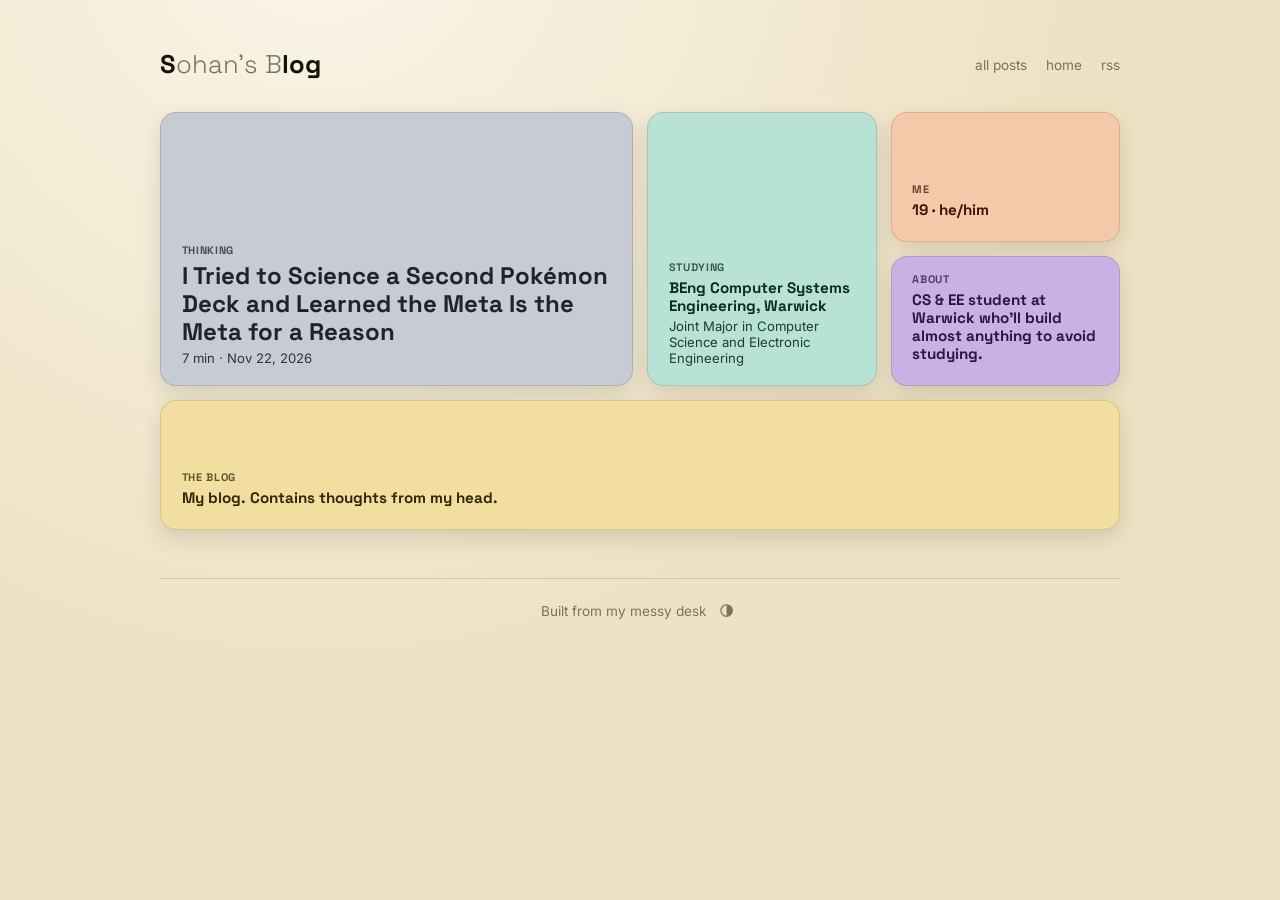
<file: index.html>
<!doctype html>
<html lang="en">
<head>
<meta charset="utf-8">
<script>try{var t=localStorage.getItem('theme');if(t==='light'||t==='dark')document.documentElement.dataset.theme=t;}catch(e){}</script>
<meta name="viewport" content="width=device-width, initial-scale=1">
<meta name="color-scheme" content="light dark">
<title>Slog</title>
<meta name="description" content="Hardware, repair, languages, retro games and thinking out loud.">
<link rel="canonical" href="https://blog.soan.fyi/">
<meta property="og:site_name" content="Sohan's Blog">
<meta property="og:type" content="website">
<meta property="og:title" content="Slog">
<meta property="og:description" content="Hardware, repair, languages, retro games and thinking out loud.">
<meta property="og:url" content="https://blog.soan.fyi/">
<meta property="og:locale" content="en_GB">
<meta name="twitter:card" content="summary">
<meta name="twitter:title" content="Slog">
<meta name="twitter:description" content="Hardware, repair, languages, retro games and thinking out loud.">
<link rel="preconnect" href="https://fonts.googleapis.com">
<link href="https://fonts.googleapis.com/css2?family=Space+Grotesk:wght@300;500;700;800&family=Inter:wght@400;500;600&family=IBM+Plex+Mono:wght@400;500&display=swap" rel="stylesheet">
<link rel="stylesheet" href="styles.css">
<link rel="alternate" type="application/rss+xml" title="Sohan's Blog" href="feed.xml">
</head>
<body>
<div class="wrap">
  <header>
    <div class="id">
      <span class="name logo" id="site-logo"><span class="hl">S</span><span class="mid">ohan's B</span><span class="hl">log</span></span>
    </div>
    <nav class="top"><a href="posts.html">all posts</a><a href="index.html">home</a><a href="feed.xml">rss</a></nav>
  </header>
  
  <div class="grid">
    <a class="tile size-lg" style="background:var(--cat-thinking-bg);color:var(--cat-thinking-text)" href="posts/pokemon-tcg-second-deck.html">
    <p class="kicker">THINKING</p>
    <h2>I Tried to Science a Second Pokémon Deck and Learned the Meta Is the Meta for a Reason</h2>
    <p>7 min &middot; Nov 22, 2026</p>
  </a>
    <div class="tile size-tall meta-tile bio" style="background:var(--cat-studying-bg);color:var(--cat-studying-text)">
      <p class="kicker">STUDYING</p>
      <h2>BEng Computer Systems Engineering, Warwick</h2>
      <p>Joint Major in Computer Science and Electronic Engineering</p>
    </div>
    <div class="tile size-sm meta-tile bio" style="background:var(--cat-me-bg);color:var(--cat-me-text)">
      <p class="kicker">ME</p>
      <h2>19 &middot; he/him</h2>
      
    </div>
    <div class="tile size-sm meta-tile bio" style="background:var(--cat-about-bg);color:var(--cat-about-text)">
      <p class="kicker">ABOUT</p>
      <h2>CS &amp; EE student at Warwick who'll build almost anything to avoid studying.</h2>
      
    </div>
    <div class="tile size-wide meta-tile bio" style="background:var(--cat-site-bg);color:var(--cat-site-text)">
      <p class="kicker">THE BLOG</p>
      <h2>My blog. Contains thoughts from my head.</h2>
      
    </div>
  </div>
  <footer>
    Built from my messy desk
    <button type="button" id="theme-toggle" class="theme-toggle" title="Toggle theme" aria-label="Toggle color theme">
      <svg viewBox="0 0 24 24" fill="none" stroke="currentColor" stroke-width="2">
        <circle cx="12" cy="12" r="9"/>
        <path d="M12 3a9 9 0 0 1 0 18z" fill="currentColor" stroke="none"/>
      </svg>
    </button>
  </footer>
</div>
<script>
(function(){
  var btn = document.getElementById('theme-toggle');
  function effective(){
    return document.documentElement.dataset.theme
      || (matchMedia('(prefers-color-scheme: light)').matches ? 'light' : 'dark');
  }
  function label(){
    btn.setAttribute('aria-label', 'Switch to ' + (effective() === 'light' ? 'dark' : 'light') + ' mode');
  }
  label();
  btn.addEventListener('click', function(){
    var next = effective() === 'light' ? 'dark' : 'light';
    document.documentElement.dataset.theme = next;
    try { localStorage.setItem('theme', next); } catch (e) {}
    label();
  });
})();
</script>
<script>
setTimeout(function(){
  var logo = document.getElementById('site-logo');
  if (logo) logo.classList.add('collapsed');
}, 2000);
</script>
</body>
</html>
</file>
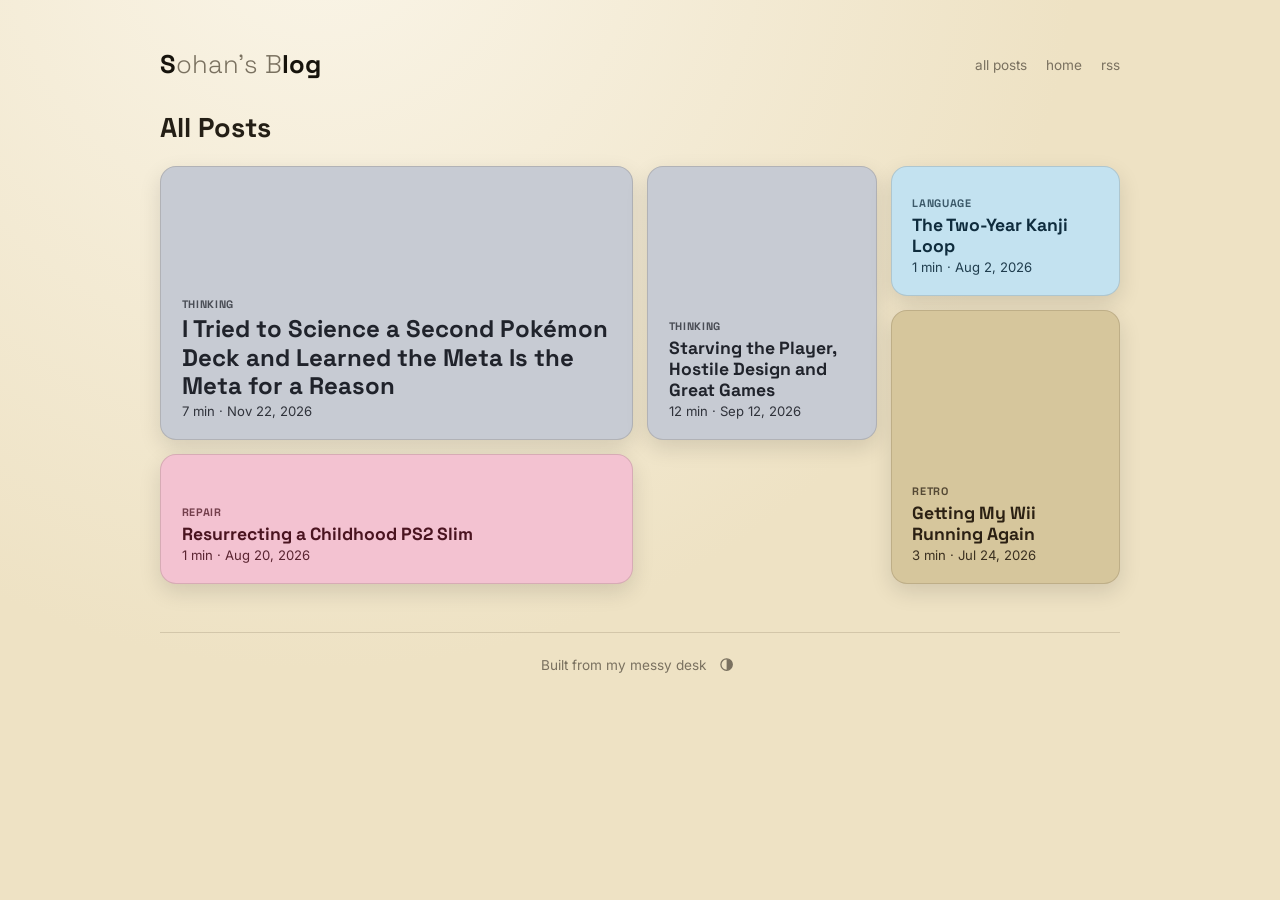
<file: posts.html>
<!doctype html>
<html lang="en">
<head>
<meta charset="utf-8">
<script>try{var t=localStorage.getItem('theme');if(t==='light'||t==='dark')document.documentElement.dataset.theme=t;}catch(e){}</script>
<meta name="viewport" content="width=device-width, initial-scale=1">
<meta name="color-scheme" content="light dark">
<title>All Posts — Slog</title>
<meta name="description" content="Every post on Sohan's Blog: hardware, repair, languages, retro games and thinking out loud.">
<link rel="canonical" href="https://blog.soan.fyi/posts.html">
<meta property="og:site_name" content="Sohan's Blog">
<meta property="og:type" content="website">
<meta property="og:title" content="All Posts — Slog">
<meta property="og:description" content="Every post on Sohan's Blog: hardware, repair, languages, retro games and thinking out loud.">
<meta property="og:url" content="https://blog.soan.fyi/posts.html">
<meta property="og:locale" content="en_GB">
<meta name="twitter:card" content="summary">
<meta name="twitter:title" content="All Posts — Slog">
<meta name="twitter:description" content="Every post on Sohan's Blog: hardware, repair, languages, retro games and thinking out loud.">
<link rel="preconnect" href="https://fonts.googleapis.com">
<link href="https://fonts.googleapis.com/css2?family=Space+Grotesk:wght@300;500;700;800&family=Inter:wght@400;500;600&family=IBM+Plex+Mono:wght@400;500&display=swap" rel="stylesheet">
<link rel="stylesheet" href="styles.css">
<link rel="alternate" type="application/rss+xml" title="Sohan's Blog" href="feed.xml">
</head>
<body>
<div class="wrap">
  <header>
    <div class="id">
      <span class="name logo" id="site-logo"><span class="hl">S</span><span class="mid">ohan's B</span><span class="hl">log</span></span>
    </div>
    <nav class="top"><a href="posts.html">all posts</a><a href="index.html">home</a><a href="feed.xml">rss</a></nav>
  </header>
  
  <h1 class="page-title">All Posts</h1>
  <div class="grid">
    <a class="tile size-lg" style="background:var(--cat-thinking-bg);color:var(--cat-thinking-text)" href="posts/pokemon-tcg-second-deck.html">
    <p class="kicker">THINKING</p>
    <h2>I Tried to Science a Second Pokémon Deck and Learned the Meta Is the Meta for a Reason</h2>
    <p>7 min &middot; Nov 22, 2026</p>
  </a>
    <a class="tile size-tall" style="background:var(--cat-thinking-bg);color:var(--cat-thinking-text)" href="posts/starving-the-player.html">
    <p class="kicker">THINKING</p>
    <h2>Starving the Player, Hostile Design and Great Games</h2>
    <p>12 min &middot; Sep 12, 2026</p>
  </a>
    <a class="tile size-md" style="background:var(--cat-repair-bg);color:var(--cat-repair-text)" href="posts/ps2-repair.html">
    <p class="kicker">REPAIR</p>
    <h2>Resurrecting a Childhood PS2 Slim</h2>
    <p>1 min &middot; Aug 20, 2026</p>
  </a>
    <a class="tile size-sm" style="background:var(--cat-language-bg);color:var(--cat-language-text)" href="posts/kanji-loop.html">
    <p class="kicker">LANGUAGE</p>
    <h2>The Two-Year Kanji Loop</h2>
    <p>1 min &middot; Aug 2, 2026</p>
  </a>
    <a class="tile size-tall" style="background:var(--cat-retro-bg);color:var(--cat-retro-text)" href="posts/wiilink.html">
    <p class="kicker">RETRO</p>
    <h2>Getting My Wii Running Again</h2>
    <p>3 min &middot; Jul 24, 2026</p>
  </a>
  </div>
  <footer>
    Built from my messy desk
    <button type="button" id="theme-toggle" class="theme-toggle" title="Toggle theme" aria-label="Toggle color theme">
      <svg viewBox="0 0 24 24" fill="none" stroke="currentColor" stroke-width="2">
        <circle cx="12" cy="12" r="9"/>
        <path d="M12 3a9 9 0 0 1 0 18z" fill="currentColor" stroke="none"/>
      </svg>
    </button>
  </footer>
</div>
<script>
(function(){
  var btn = document.getElementById('theme-toggle');
  function effective(){
    return document.documentElement.dataset.theme
      || (matchMedia('(prefers-color-scheme: light)').matches ? 'light' : 'dark');
  }
  function label(){
    btn.setAttribute('aria-label', 'Switch to ' + (effective() === 'light' ? 'dark' : 'light') + ' mode');
  }
  label();
  btn.addEventListener('click', function(){
    var next = effective() === 'light' ? 'dark' : 'light';
    document.documentElement.dataset.theme = next;
    try { localStorage.setItem('theme', next); } catch (e) {}
    label();
  });
})();
</script>
<script>
setTimeout(function(){
  var logo = document.getElementById('site-logo');
  if (logo) logo.classList.add('collapsed');
}, 2000);
</script>
</body>
</html>
</file>
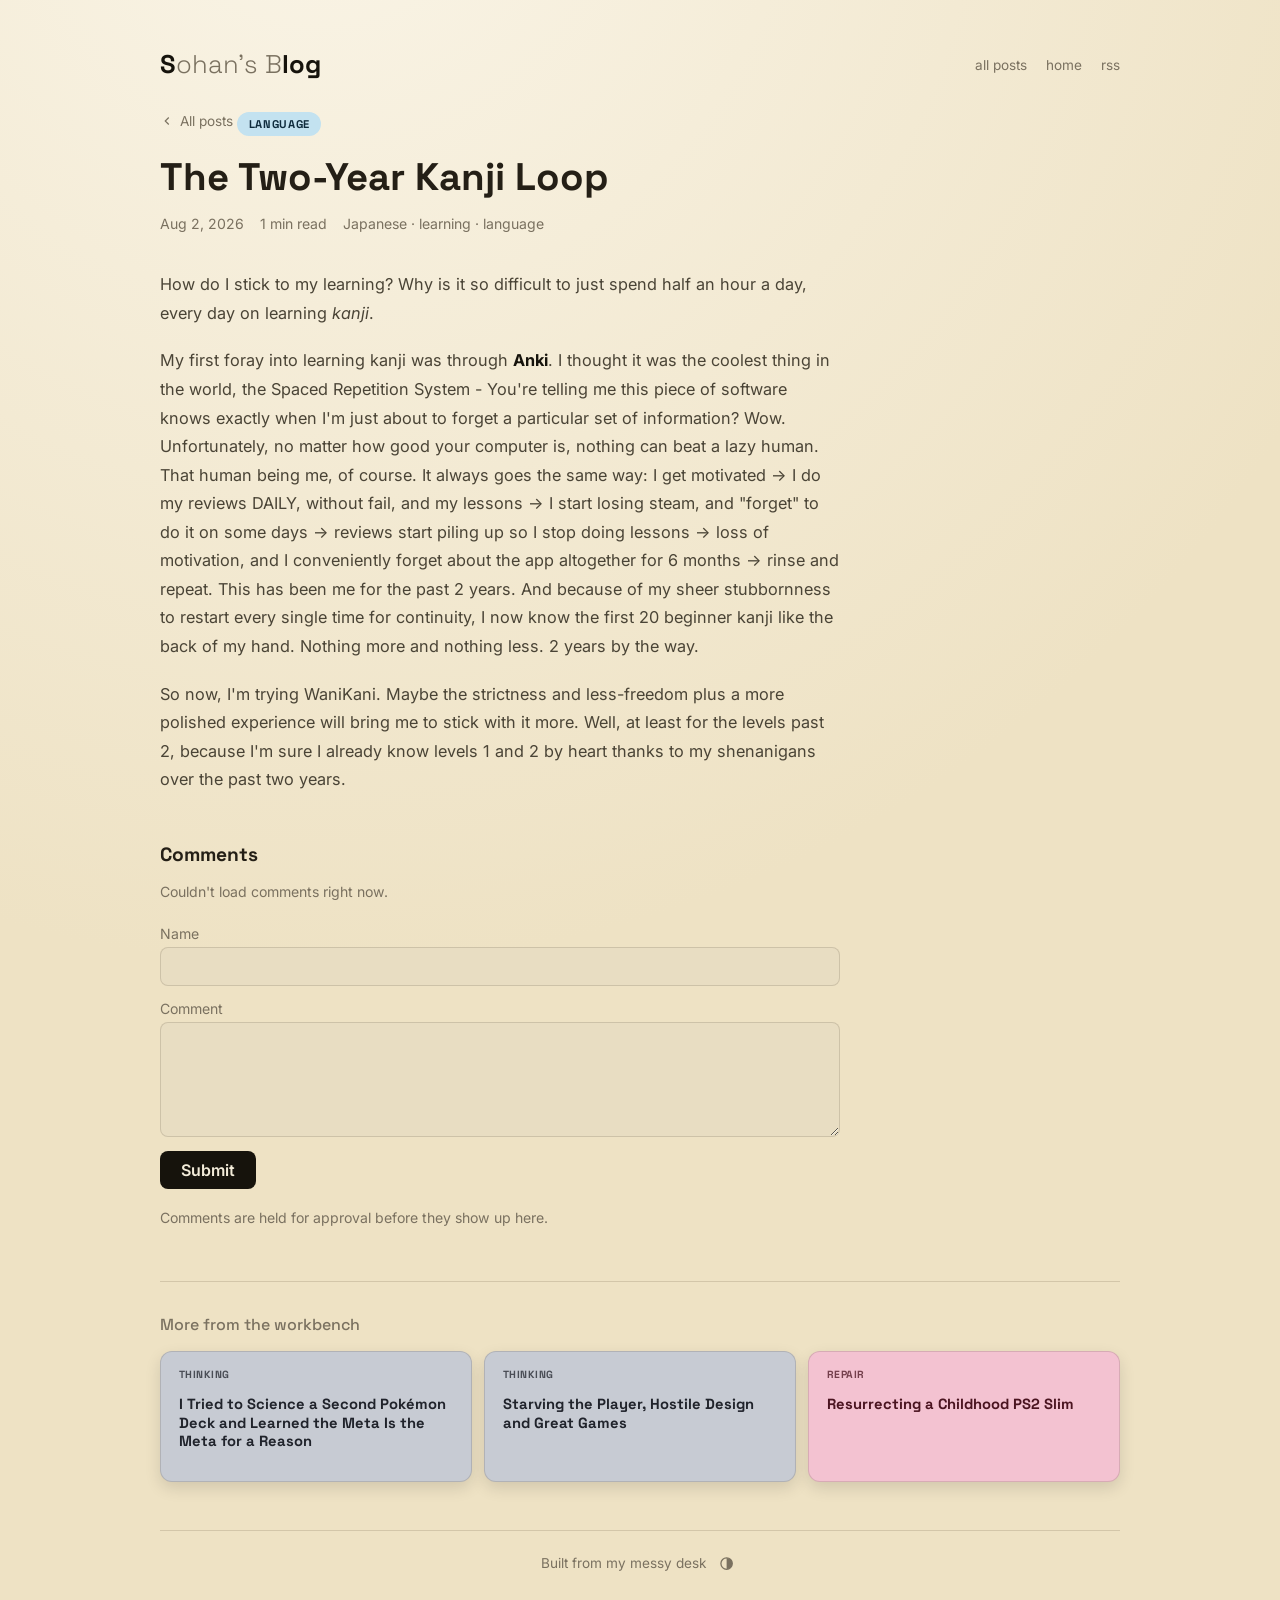
<file: posts/kanji-loop.html>
<!doctype html>
<html lang="en">
<head>
<meta charset="utf-8">
<script>try{var t=localStorage.getItem('theme');if(t==='light'||t==='dark')document.documentElement.dataset.theme=t;}catch(e){}</script>
<meta name="viewport" content="width=device-width, initial-scale=1">
<meta name="color-scheme" content="light dark">
<title>The Two-Year Kanji Loop — Slog</title>
<meta name="description" content="How do I stick to my learning? Why is it so difficult to just spend half an hour a day, every day on learning kanji . My first foray into learning kanji was…">
<link rel="canonical" href="https://blog.soan.fyi/posts/kanji-loop.html">
<meta property="og:site_name" content="Sohan's Blog">
<meta property="og:type" content="article">
<meta property="og:title" content="The Two-Year Kanji Loop — Slog">
<meta property="og:description" content="How do I stick to my learning? Why is it so difficult to just spend half an hour a day, every day on learning kanji . My first foray into learning kanji was…">
<meta property="og:url" content="https://blog.soan.fyi/posts/kanji-loop.html">
<meta property="og:locale" content="en_GB">
<meta property="article:published_time" content="2026-08-02">
<meta name="twitter:card" content="summary">
<meta name="twitter:title" content="The Two-Year Kanji Loop — Slog">
<meta name="twitter:description" content="How do I stick to my learning? Why is it so difficult to just spend half an hour a day, every day on learning kanji . My first foray into learning kanji was…">
<link rel="preconnect" href="https://fonts.googleapis.com">
<link href="https://fonts.googleapis.com/css2?family=Space+Grotesk:wght@300;500;700;800&family=Inter:wght@400;500;600&family=IBM+Plex+Mono:wght@400;500&display=swap" rel="stylesheet">
<link rel="stylesheet" href="../styles.css">
<link rel="alternate" type="application/rss+xml" title="Sohan's Blog" href="../feed.xml">
</head>
<body>
<div class="wrap">
  <header>
    <div class="id">
      <span class="name logo" id="site-logo"><span class="hl">S</span><span class="mid">ohan's B</span><span class="hl">log</span></span>
    </div>
    <nav class="top"><a href="../posts.html">all posts</a><a href="../index.html">home</a><a href="../feed.xml">rss</a></nav>
  </header>
  
  <a class="back" href="../posts.html">
    <svg viewBox="0 0 24 24" fill="none" stroke="currentColor" stroke-width="2"><path d="M15 18l-6-6 6-6"/></svg>
    All posts
  </a>
  <span class="kicker-badge" style="background:var(--cat-language-bg);color:var(--cat-language-text)">LANGUAGE</span>
  <h1>The Two-Year Kanji Loop</h1>
  <div class="post-meta">
    <span>Aug 2, 2026</span>
    <span>1 min read</span>
    <span>Japanese &middot; learning &middot; language</span>
  </div>
  <article><p>How do I stick to my learning? Why is it so difficult to just spend half an hour a day, every day on learning <em>kanji</em>.  </p>
<p>My first foray into learning kanji was through <strong>Anki</strong>. I thought it was the coolest thing in the world, the Spaced Repetition System - You&#39;re telling me this piece of software knows exactly when I&#39;m just about to forget a particular set of information? Wow. Unfortunately, no matter how good your computer is, nothing can beat a lazy human. That human being me, of course. It always goes the same way: I get motivated → I do my reviews DAILY, without fail, and my lessons → I start losing steam, and &quot;forget&quot; to do it on some days → reviews start piling up so I stop doing lessons → loss of motivation, and I conveniently forget about the app altogether for 6 months → rinse and repeat. This has been me for the past 2 years. And because of my sheer stubbornness to restart every single time for continuity, I now know the first 20 beginner kanji like the back of my hand. Nothing more and nothing less. 2 years by the way.  </p>
<p>So now, I&#39;m trying WaniKani. Maybe the strictness and less-freedom plus a more polished experience will bring me to stick with it more. Well, at least for the levels past 2, because I&#39;m sure I already know levels 1 and 2 by heart thanks to my shenanigans over the past two years.</p>
</article>
  
  <section class="comments" id="comments">
    <h3>Comments</h3>
    <div id="comment-list" aria-live="polite"><p class="c-note">Loading comments…</p></div>
    <form id="comment-form" class="c-form" novalidate>
      <label>Name<input name="name" type="text" maxlength="50" required autocomplete="nickname"></label>
      <label>Comment<textarea name="body" rows="5" maxlength="2000" required></textarea></label>
      <div class="c-hp" aria-hidden="true"><label>Leave this empty<input name="hp" type="text" tabindex="-1" autocomplete="off"></label></div>
      <button type="submit">Submit</button>
      <p class="c-note" id="comment-status" role="status">Comments are held for approval before they show up here.</p>
    </form>
  </section>
  <script>
  (function(){
    var API = "https://blog-comments.slogworker.workers.dev", SLUG = "kanji-loop";
    var list = document.getElementById('comment-list'), form = document.getElementById('comment-form'),
        status = document.getElementById('comment-status');
    function el(tag, cls, text){ var e = document.createElement(tag); if (cls) e.className = cls; if (text != null) e.textContent = text; return e; }
    function render(comments){
      list.textContent = '';
      if (!comments.length){ list.appendChild(el('p', 'c-note', 'No comments yet.')); return; }
      comments.forEach(function(c){
        var box = el('div', 'comment'), head = el('div', 'c-head');
        head.appendChild(el('strong', 'c-name', c.name));
        head.appendChild(el('span', 'c-meta', new Date(c.created_at).toLocaleDateString('en-US', {month:'short', day:'numeric', year:'numeric'}) + ' #' + c.id));
        box.appendChild(head); box.appendChild(el('p', 'c-body', c.body)); list.appendChild(box);
      });
    }
    fetch(API + '/comments?slug=' + encodeURIComponent(SLUG))
      .then(function(r){ if (!r.ok) throw 0; return r.json(); })
      .then(function(d){ render(d.comments || []); })
      .catch(function(){ list.textContent = ''; list.appendChild(el('p', 'c-note', "Couldn't load comments right now.")); });
    form.addEventListener('submit', function(ev){
      ev.preventDefault();
      var f = new FormData(form), btn = form.querySelector('button');
      if (!f.get('name').trim() || !f.get('body').trim()){ status.textContent = 'Name and comment are required.'; return; }
      btn.disabled = true; status.textContent = 'Sending…';
      fetch(API + '/comments', { method: 'POST', headers: {'content-type': 'application/json'},
        body: JSON.stringify({ slug: SLUG, name: f.get('name'), body: f.get('body'), hp: f.get('hp') }) })
        .then(function(r){ return r.json().catch(function(){ return {}; }).then(function(d){ return { ok: r.ok, d: d }; }); })
        .then(function(x){
          if (x.ok){ form.reset(); status.textContent = 'Thanks! Your comment is awaiting approval.'; }
          else { status.textContent = x.d.error || 'Something went wrong, try again.'; }
        })
        .catch(function(){ status.textContent = "Couldn't send that, try again."; })
        .then(function(){ btn.disabled = false; });
    });
  })();
  </script>
  <hr class="div">
  <div class="related">
    <h3>More from the workbench</h3>
    <div class="rel-grid">
      <a class="rel" style="background:var(--cat-thinking-bg);color:var(--cat-thinking-text)" href="pokemon-tcg-second-deck.html">
        <p class="tag">THINKING</p>
        <p class="t">I Tried to Science a Second Pokémon Deck and Learned the Meta Is the Meta for a Reason</p>
      </a>
      <a class="rel" style="background:var(--cat-thinking-bg);color:var(--cat-thinking-text)" href="starving-the-player.html">
        <p class="tag">THINKING</p>
        <p class="t">Starving the Player, Hostile Design and Great Games</p>
      </a>
      <a class="rel" style="background:var(--cat-repair-bg);color:var(--cat-repair-text)" href="ps2-repair.html">
        <p class="tag">REPAIR</p>
        <p class="t">Resurrecting a Childhood PS2 Slim</p>
      </a>
    </div>
  </div>
  <footer>
    Built from my messy desk
    <button type="button" id="theme-toggle" class="theme-toggle" title="Toggle theme" aria-label="Toggle color theme">
      <svg viewBox="0 0 24 24" fill="none" stroke="currentColor" stroke-width="2">
        <circle cx="12" cy="12" r="9"/>
        <path d="M12 3a9 9 0 0 1 0 18z" fill="currentColor" stroke="none"/>
      </svg>
    </button>
  </footer>
</div>
<script>
(function(){
  var btn = document.getElementById('theme-toggle');
  function effective(){
    return document.documentElement.dataset.theme
      || (matchMedia('(prefers-color-scheme: light)').matches ? 'light' : 'dark');
  }
  function label(){
    btn.setAttribute('aria-label', 'Switch to ' + (effective() === 'light' ? 'dark' : 'light') + ' mode');
  }
  label();
  btn.addEventListener('click', function(){
    var next = effective() === 'light' ? 'dark' : 'light';
    document.documentElement.dataset.theme = next;
    try { localStorage.setItem('theme', next); } catch (e) {}
    label();
  });
})();
</script>
<script>
setTimeout(function(){
  var logo = document.getElementById('site-logo');
  if (logo) logo.classList.add('collapsed');
}, 2000);
</script>
</body>
</html>
</file>
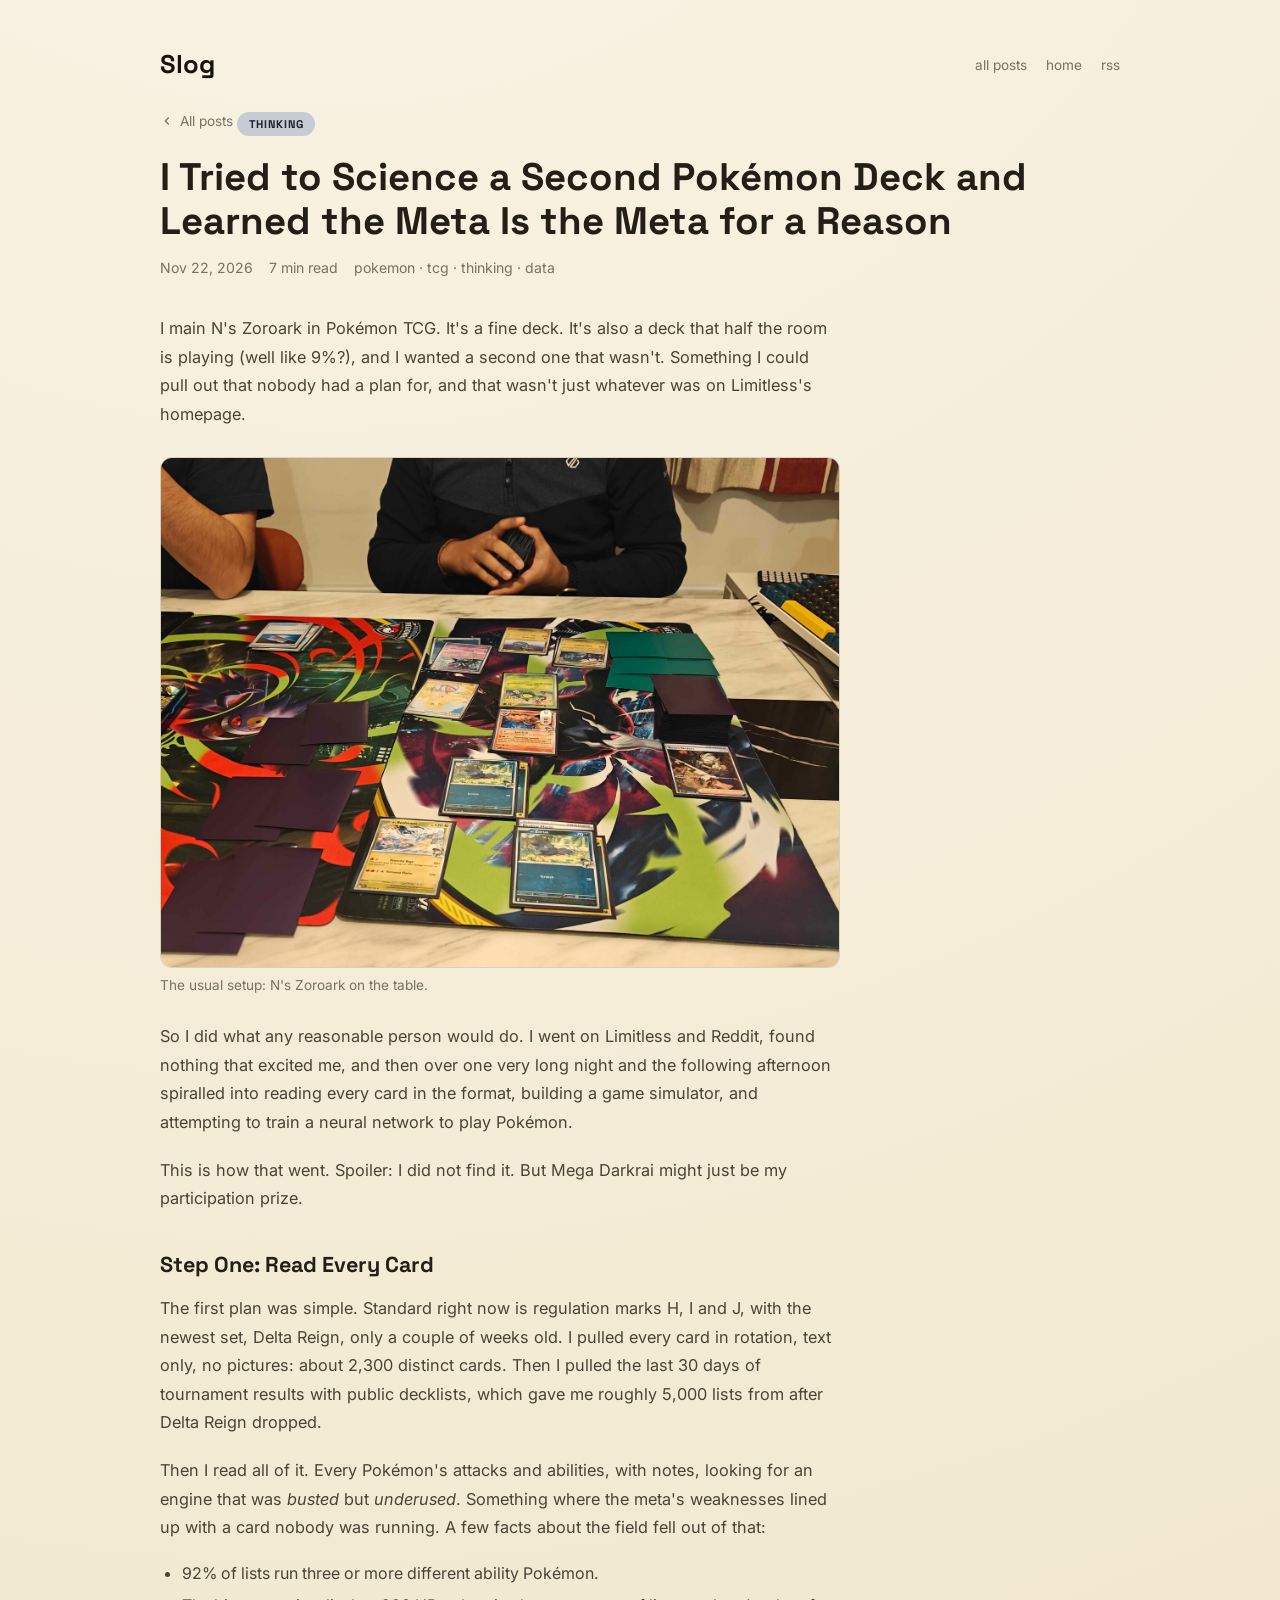
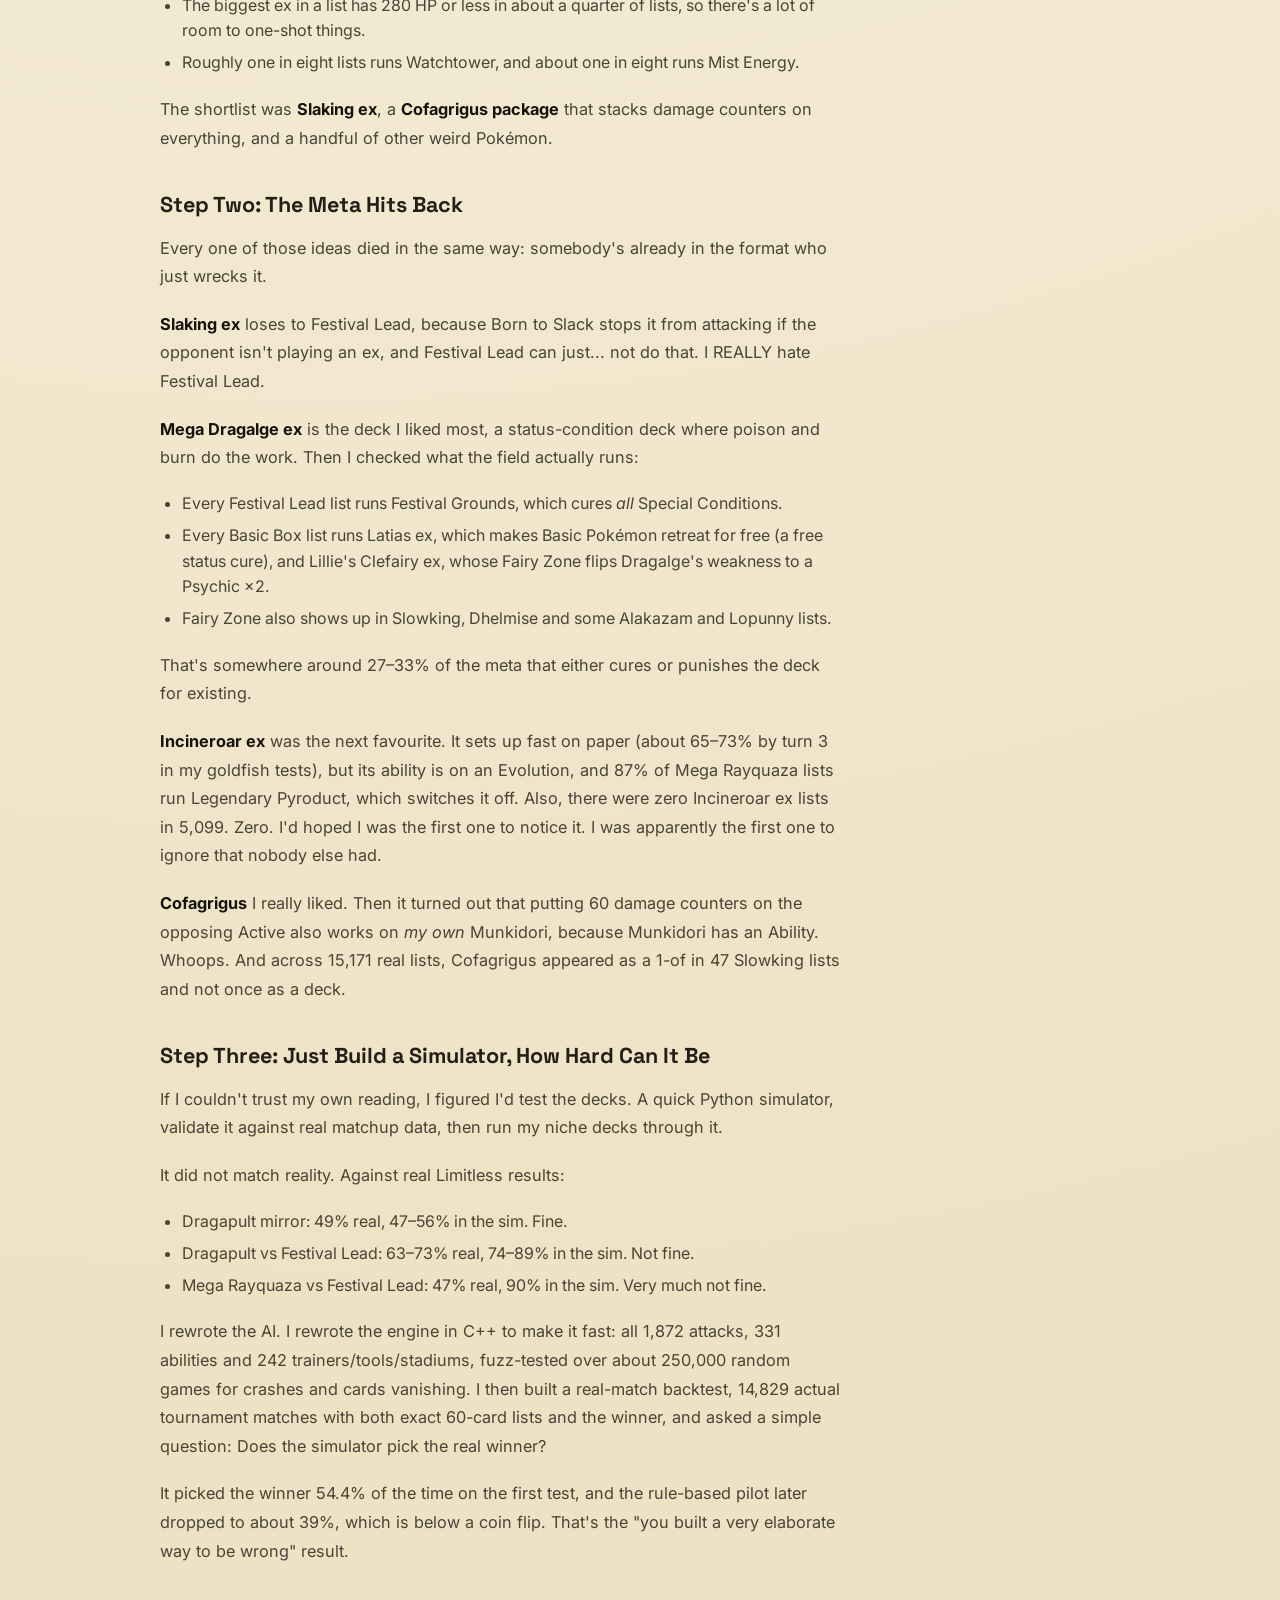
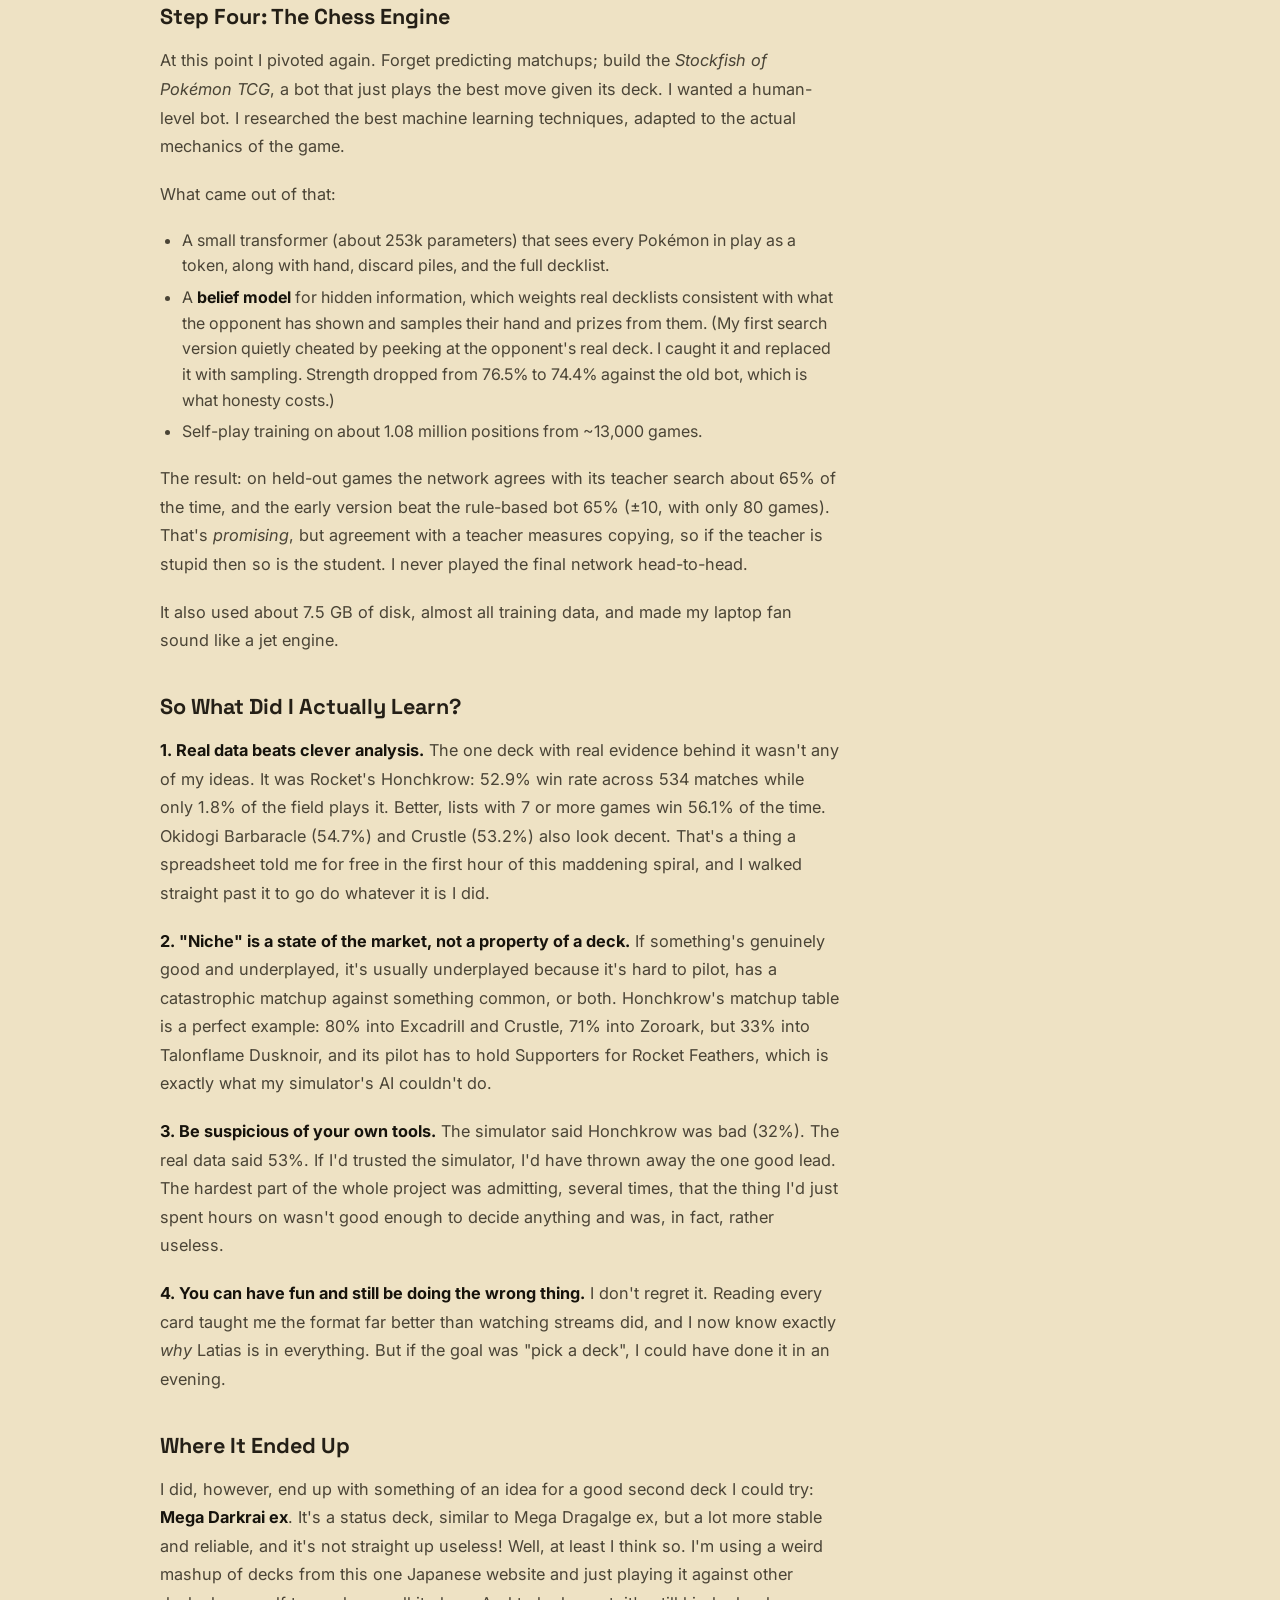
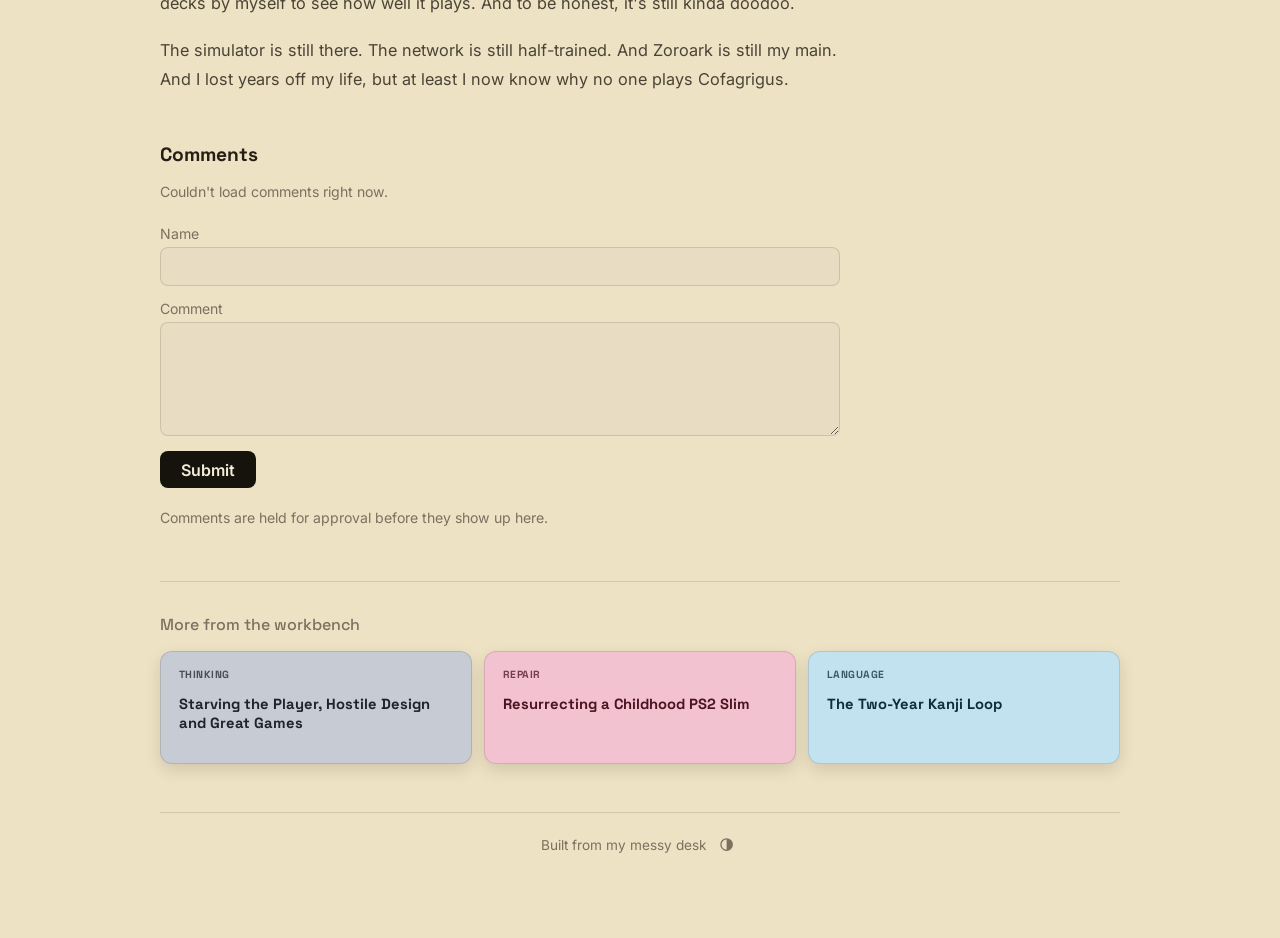
<file: posts/pokemon-tcg-second-deck.html>
<!doctype html>
<html lang="en">
<head>
<meta charset="utf-8">
<script>try{var t=localStorage.getItem('theme');if(t==='light'||t==='dark')document.documentElement.dataset.theme=t;}catch(e){}</script>
<meta name="viewport" content="width=device-width, initial-scale=1">
<meta name="color-scheme" content="light dark">
<title>I Tried to Science a Second Pokémon Deck and Learned the Meta Is the Meta for a Reason — Slog</title>
<meta name="description" content="I main N's Zoroark in Pokémon TCG. It's a fine deck. It's also a deck that half the room is playing (well like 9%?), and I wanted a second one that wasn't.…">
<link rel="canonical" href="https://blog.soan.fyi/posts/pokemon-tcg-second-deck.html">
<meta property="og:site_name" content="Sohan's Blog">
<meta property="og:type" content="article">
<meta property="og:title" content="I Tried to Science a Second Pokémon Deck and Learned the Meta Is the Meta for a Reason — Slog">
<meta property="og:description" content="I main N's Zoroark in Pokémon TCG. It's a fine deck. It's also a deck that half the room is playing (well like 9%?), and I wanted a second one that wasn't.…">
<meta property="og:url" content="https://blog.soan.fyi/posts/pokemon-tcg-second-deck.html">
<meta property="og:locale" content="en_GB">
<meta property="article:published_time" content="2026-11-22">
<meta name="twitter:card" content="summary">
<meta name="twitter:title" content="I Tried to Science a Second Pokémon Deck and Learned the Meta Is the Meta for a Reason — Slog">
<meta name="twitter:description" content="I main N's Zoroark in Pokémon TCG. It's a fine deck. It's also a deck that half the room is playing (well like 9%?), and I wanted a second one that wasn't.…">
<link rel="preconnect" href="https://fonts.googleapis.com">
<link href="https://fonts.googleapis.com/css2?family=Space+Grotesk:wght@300;500;700;800&family=Inter:wght@400;500;600&family=IBM+Plex+Mono:wght@400;500&display=swap" rel="stylesheet">
<link rel="stylesheet" href="../styles.css">
<link rel="alternate" type="application/rss+xml" title="Sohan's Blog" href="../feed.xml">
</head>
<body>
<div class="wrap">
  <header>
    <div class="id">
      <span class="name logo" id="site-logo"><span class="hl">S</span><span class="mid">ohan's B</span><span class="hl">log</span></span>
    </div>
    <nav class="top"><a href="../posts.html">all posts</a><a href="../index.html">home</a><a href="../feed.xml">rss</a></nav>
  </header>
  
  <a class="back" href="../posts.html">
    <svg viewBox="0 0 24 24" fill="none" stroke="currentColor" stroke-width="2"><path d="M15 18l-6-6 6-6"/></svg>
    All posts
  </a>
  <span class="kicker-badge" style="background:var(--cat-thinking-bg);color:var(--cat-thinking-text)">THINKING</span>
  <h1>I Tried to Science a Second Pokémon Deck and Learned the Meta Is the Meta for a Reason</h1>
  <div class="post-meta">
    <span>Nov 22, 2026</span>
    <span>7 min read</span>
    <span>pokemon &middot; tcg &middot; thinking &middot; data</span>
  </div>
  <article><p>I main N&#39;s Zoroark in Pokémon TCG. It&#39;s a fine deck. It&#39;s also a deck that half the room is playing (well like 9%?), and I wanted a second one that wasn&#39;t. Something I could pull out that nobody had a plan for, and that wasn&#39;t just whatever was on Limitless&#39;s homepage.</p>
<figure>
  <img src="../images/pokemon-tcg-table.jpg" alt="Two Pokémon TCG playmats on a marble table, mid-game. Cards in play include N's Zorua, N's Reshiram and Darmanitan, with a Boss's Orders and deck boxes beside them." loading="lazy" width="1600" height="1200">
  <figcaption>The usual setup: N's Zoroark on the table.</figcaption>
</figure>

<p>So I did what any reasonable person would do. I went on Limitless and Reddit, found nothing that excited me, and then over one very long night and the following afternoon spiralled into reading every card in the format, building a game simulator, and attempting to train a neural network to play Pokémon.</p>
<p>This is how that went. Spoiler: I did not find it. But Mega Darkrai might just be my participation prize.</p>
<h2>Step One: Read Every Card</h2>
<p>The first plan was simple. Standard right now is regulation marks H, I and J, with the newest set, Delta Reign, only a couple of weeks old. I pulled every card in rotation, text only, no pictures: about 2,300 distinct cards. Then I pulled the last 30 days of tournament results with public decklists, which gave me roughly 5,000 lists from after Delta Reign dropped.</p>
<p>Then I read all of it. Every Pokémon&#39;s attacks and abilities, with notes, looking for an engine that was <em>busted</em> but <em>underused</em>. Something where the meta&#39;s weaknesses lined up with a card nobody was running. A few facts about the field fell out of that:</p>
<ul>
<li>92% of lists run three or more different ability Pokémon.</li>
<li>The biggest ex in a list has 280 HP or less in about a quarter of lists, so there&#39;s a lot of room to one-shot things.</li>
<li>Roughly one in eight lists runs Watchtower, and about one in eight runs Mist Energy.</li>
</ul>
<p>The shortlist was <strong>Slaking ex</strong>, a <strong>Cofagrigus package</strong> that stacks damage counters on everything, and a handful of other weird Pokémon.</p>
<h2>Step Two: The Meta Hits Back</h2>
<p>Every one of those ideas died in the same way: somebody&#39;s already in the format who just wrecks it.</p>
<p><strong>Slaking ex</strong> loses to Festival Lead, because Born to Slack stops it from attacking if the opponent isn&#39;t playing an ex, and Festival Lead can just... not do that. I REALLY hate Festival Lead.</p>
<p><strong>Mega Dragalge ex</strong> is the deck I liked most, a status-condition deck where poison and burn do the work. Then I checked what the field actually runs:</p>
<ul>
<li>Every Festival Lead list runs Festival Grounds, which cures <em>all</em> Special Conditions.</li>
<li>Every Basic Box list runs Latias ex, which makes Basic Pokémon retreat for free (a free status cure), and Lillie&#39;s Clefairy ex, whose Fairy Zone flips Dragalge&#39;s weakness to a Psychic ×2.</li>
<li>Fairy Zone also shows up in Slowking, Dhelmise and some Alakazam and Lopunny lists.</li>
</ul>
<p>That&#39;s somewhere around 27–33% of the meta that either cures or punishes the deck for existing.</p>
<p><strong>Incineroar ex</strong> was the next favourite. It sets up fast on paper (about 65–73% by turn 3 in my goldfish tests), but its ability is on an Evolution, and 87% of Mega Rayquaza lists run Legendary Pyroduct, which switches it off. Also, there were zero Incineroar ex lists in 5,099. Zero. I&#39;d hoped I was the first one to notice it. I was apparently the first one to ignore that nobody else had.</p>
<p><strong>Cofagrigus</strong> I really liked. Then it turned out that putting 60 damage counters on the opposing Active also works on <em>my own</em> Munkidori, because Munkidori has an Ability. Whoops. And across 15,171 real lists, Cofagrigus appeared as a 1-of in 47 Slowking lists and not once as a deck.</p>
<h2>Step Three: Just Build a Simulator, How Hard Can It Be</h2>
<p>If I couldn&#39;t trust my own reading, I figured I&#39;d test the decks. A quick Python simulator, validate it against real matchup data, then run my niche decks through it.</p>
<p>It did not match reality. Against real Limitless results:</p>
<ul>
<li>Dragapult mirror: 49% real, 47–56% in the sim. Fine.</li>
<li>Dragapult vs Festival Lead: 63–73% real, 74–89% in the sim. Not fine.</li>
<li>Mega Rayquaza vs Festival Lead: 47% real, 90% in the sim. Very much not fine.</li>
</ul>
<p>I rewrote the AI. I rewrote the engine in C++ to make it fast: all 1,872 attacks, 331 abilities and 242 trainers/tools/stadiums, fuzz-tested over about 250,000 random games for crashes and cards vanishing. I then built a real-match backtest, 14,829 actual tournament matches with both exact 60-card lists and the winner, and asked a simple question: Does the simulator pick the real winner?</p>
<p>It picked the winner 54.4% of the time on the first test, and the rule-based pilot later dropped to about 39%, which is below a coin flip. That&#39;s the &quot;you built a very elaborate way to be wrong&quot; result.</p>
<h2>Step Four: The Chess Engine</h2>
<p>At this point I pivoted again. Forget predicting matchups; build the <em>Stockfish of Pokémon TCG</em>, a bot that just plays the best move given its deck. I wanted a human-level bot. I researched the best machine learning techniques, adapted to the actual mechanics of the game.</p>
<p>What came out of that:</p>
<ul>
<li>A small transformer (about 253k parameters) that sees every Pokémon in play as a token, along with hand, discard piles, and the full decklist.</li>
<li>A <strong>belief model</strong> for hidden information, which weights real decklists consistent with what the opponent has shown and samples their hand and prizes from them. (My first search version quietly cheated by peeking at the opponent&#39;s real deck. I caught it and replaced it with sampling. Strength dropped from 76.5% to 74.4% against the old bot, which is what honesty costs.)</li>
<li>Self-play training on about 1.08 million positions from ~13,000 games.</li>
</ul>
<p>The result: on held-out games the network agrees with its teacher search about 65% of the time, and the early version beat the rule-based bot 65% (±10, with only 80 games). That&#39;s <em>promising</em>, but agreement with a teacher measures copying, so if the teacher is stupid then so is the student. I never played the final network head-to-head.</p>
<p>It also used about 7.5 GB of disk, almost all training data, and made my laptop fan sound like a jet engine.</p>
<h2>So What Did I Actually Learn?</h2>
<p><strong>1. Real data beats clever analysis.</strong> The one deck with real evidence behind it wasn&#39;t any of my ideas. It was Rocket&#39;s Honchkrow: 52.9% win rate across 534 matches while only 1.8% of the field plays it. Better, lists with 7 or more games win 56.1% of the time. Okidogi Barbaracle (54.7%) and Crustle (53.2%) also look decent. That&#39;s a thing a spreadsheet told me for free in the first hour of this maddening spiral, and I walked straight past it to go do whatever it is I did.</p>
<p><strong>2. &quot;Niche&quot; is a state of the market, not a property of a deck.</strong> If something&#39;s genuinely good and underplayed, it&#39;s usually underplayed because it&#39;s hard to pilot, has a catastrophic matchup against something common, or both. Honchkrow&#39;s matchup table is a perfect example: 80% into Excadrill and Crustle, 71% into Zoroark, but 33% into Talonflame Dusknoir, and its pilot has to hold Supporters for Rocket Feathers, which is exactly what my simulator&#39;s AI couldn&#39;t do.</p>
<p><strong>3. Be suspicious of your own tools.</strong> The simulator said Honchkrow was bad (32%). The real data said 53%. If I&#39;d trusted the simulator, I&#39;d have thrown away the one good lead. The hardest part of the whole project was admitting, several times, that the thing I&#39;d just spent hours on wasn&#39;t good enough to decide anything and was, in fact, rather useless.</p>
<p><strong>4. You can have fun and still be doing the wrong thing.</strong> I don&#39;t regret it. Reading every card taught me the format far better than watching streams did, and I now know exactly <em>why</em> Latias is in everything. But if the goal was &quot;pick a deck&quot;, I could have done it in an evening.</p>
<h2>Where It Ended Up</h2>
<p>I did, however, end up with something of an idea for a good second deck I could try: <strong>Mega Darkrai ex</strong>. It&#39;s a status deck, similar to Mega Dragalge ex, but a lot more stable and reliable, and it&#39;s not straight up useless! Well, at least I think so. I&#39;m using a weird mashup of decks from this one Japanese website and just playing it against other decks by myself to see how well it plays. And to be honest, it&#39;s still kinda doodoo.</p>
<p>The simulator is still there. The network is still half-trained. And Zoroark is still my main. And I lost years off my life, but at least I now know why no one plays Cofagrigus.</p>
</article>
  
  <section class="comments" id="comments">
    <h3>Comments</h3>
    <div id="comment-list" aria-live="polite"><p class="c-note">Loading comments…</p></div>
    <form id="comment-form" class="c-form" novalidate>
      <label>Name<input name="name" type="text" maxlength="50" required autocomplete="nickname"></label>
      <label>Comment<textarea name="body" rows="5" maxlength="2000" required></textarea></label>
      <div class="c-hp" aria-hidden="true"><label>Leave this empty<input name="hp" type="text" tabindex="-1" autocomplete="off"></label></div>
      <button type="submit">Submit</button>
      <p class="c-note" id="comment-status" role="status">Comments are held for approval before they show up here.</p>
    </form>
  </section>
  <script>
  (function(){
    var API = "https://blog-comments.slogworker.workers.dev", SLUG = "pokemon-tcg-second-deck";
    var list = document.getElementById('comment-list'), form = document.getElementById('comment-form'),
        status = document.getElementById('comment-status');
    function el(tag, cls, text){ var e = document.createElement(tag); if (cls) e.className = cls; if (text != null) e.textContent = text; return e; }
    function render(comments){
      list.textContent = '';
      if (!comments.length){ list.appendChild(el('p', 'c-note', 'No comments yet.')); return; }
      comments.forEach(function(c){
        var box = el('div', 'comment'), head = el('div', 'c-head');
        head.appendChild(el('strong', 'c-name', c.name));
        head.appendChild(el('span', 'c-meta', new Date(c.created_at).toLocaleDateString('en-US', {month:'short', day:'numeric', year:'numeric'}) + ' #' + c.id));
        box.appendChild(head); box.appendChild(el('p', 'c-body', c.body)); list.appendChild(box);
      });
    }
    fetch(API + '/comments?slug=' + encodeURIComponent(SLUG))
      .then(function(r){ if (!r.ok) throw 0; return r.json(); })
      .then(function(d){ render(d.comments || []); })
      .catch(function(){ list.textContent = ''; list.appendChild(el('p', 'c-note', "Couldn't load comments right now.")); });
    form.addEventListener('submit', function(ev){
      ev.preventDefault();
      var f = new FormData(form), btn = form.querySelector('button');
      if (!f.get('name').trim() || !f.get('body').trim()){ status.textContent = 'Name and comment are required.'; return; }
      btn.disabled = true; status.textContent = 'Sending…';
      fetch(API + '/comments', { method: 'POST', headers: {'content-type': 'application/json'},
        body: JSON.stringify({ slug: SLUG, name: f.get('name'), body: f.get('body'), hp: f.get('hp') }) })
        .then(function(r){ return r.json().catch(function(){ return {}; }).then(function(d){ return { ok: r.ok, d: d }; }); })
        .then(function(x){
          if (x.ok){ form.reset(); status.textContent = 'Thanks! Your comment is awaiting approval.'; }
          else { status.textContent = x.d.error || 'Something went wrong, try again.'; }
        })
        .catch(function(){ status.textContent = "Couldn't send that, try again."; })
        .then(function(){ btn.disabled = false; });
    });
  })();
  </script>
  <hr class="div">
  <div class="related">
    <h3>More from the workbench</h3>
    <div class="rel-grid">
      <a class="rel" style="background:var(--cat-thinking-bg);color:var(--cat-thinking-text)" href="starving-the-player.html">
        <p class="tag">THINKING</p>
        <p class="t">Starving the Player, Hostile Design and Great Games</p>
      </a>
      <a class="rel" style="background:var(--cat-repair-bg);color:var(--cat-repair-text)" href="ps2-repair.html">
        <p class="tag">REPAIR</p>
        <p class="t">Resurrecting a Childhood PS2 Slim</p>
      </a>
      <a class="rel" style="background:var(--cat-language-bg);color:var(--cat-language-text)" href="kanji-loop.html">
        <p class="tag">LANGUAGE</p>
        <p class="t">The Two-Year Kanji Loop</p>
      </a>
    </div>
  </div>
  <footer>
    Built from my messy desk
    <button type="button" id="theme-toggle" class="theme-toggle" title="Toggle theme" aria-label="Toggle color theme">
      <svg viewBox="0 0 24 24" fill="none" stroke="currentColor" stroke-width="2">
        <circle cx="12" cy="12" r="9"/>
        <path d="M12 3a9 9 0 0 1 0 18z" fill="currentColor" stroke="none"/>
      </svg>
    </button>
  </footer>
</div>
<script>
(function(){
  var btn = document.getElementById('theme-toggle');
  function effective(){
    return document.documentElement.dataset.theme
      || (matchMedia('(prefers-color-scheme: light)').matches ? 'light' : 'dark');
  }
  function label(){
    btn.setAttribute('aria-label', 'Switch to ' + (effective() === 'light' ? 'dark' : 'light') + ' mode');
  }
  label();
  btn.addEventListener('click', function(){
    var next = effective() === 'light' ? 'dark' : 'light';
    document.documentElement.dataset.theme = next;
    try { localStorage.setItem('theme', next); } catch (e) {}
    label();
  });
})();
</script>
<script>
setTimeout(function(){
  var logo = document.getElementById('site-logo');
  if (logo) logo.classList.add('collapsed');
}, 2000);
</script>
</body>
</html>
</file>
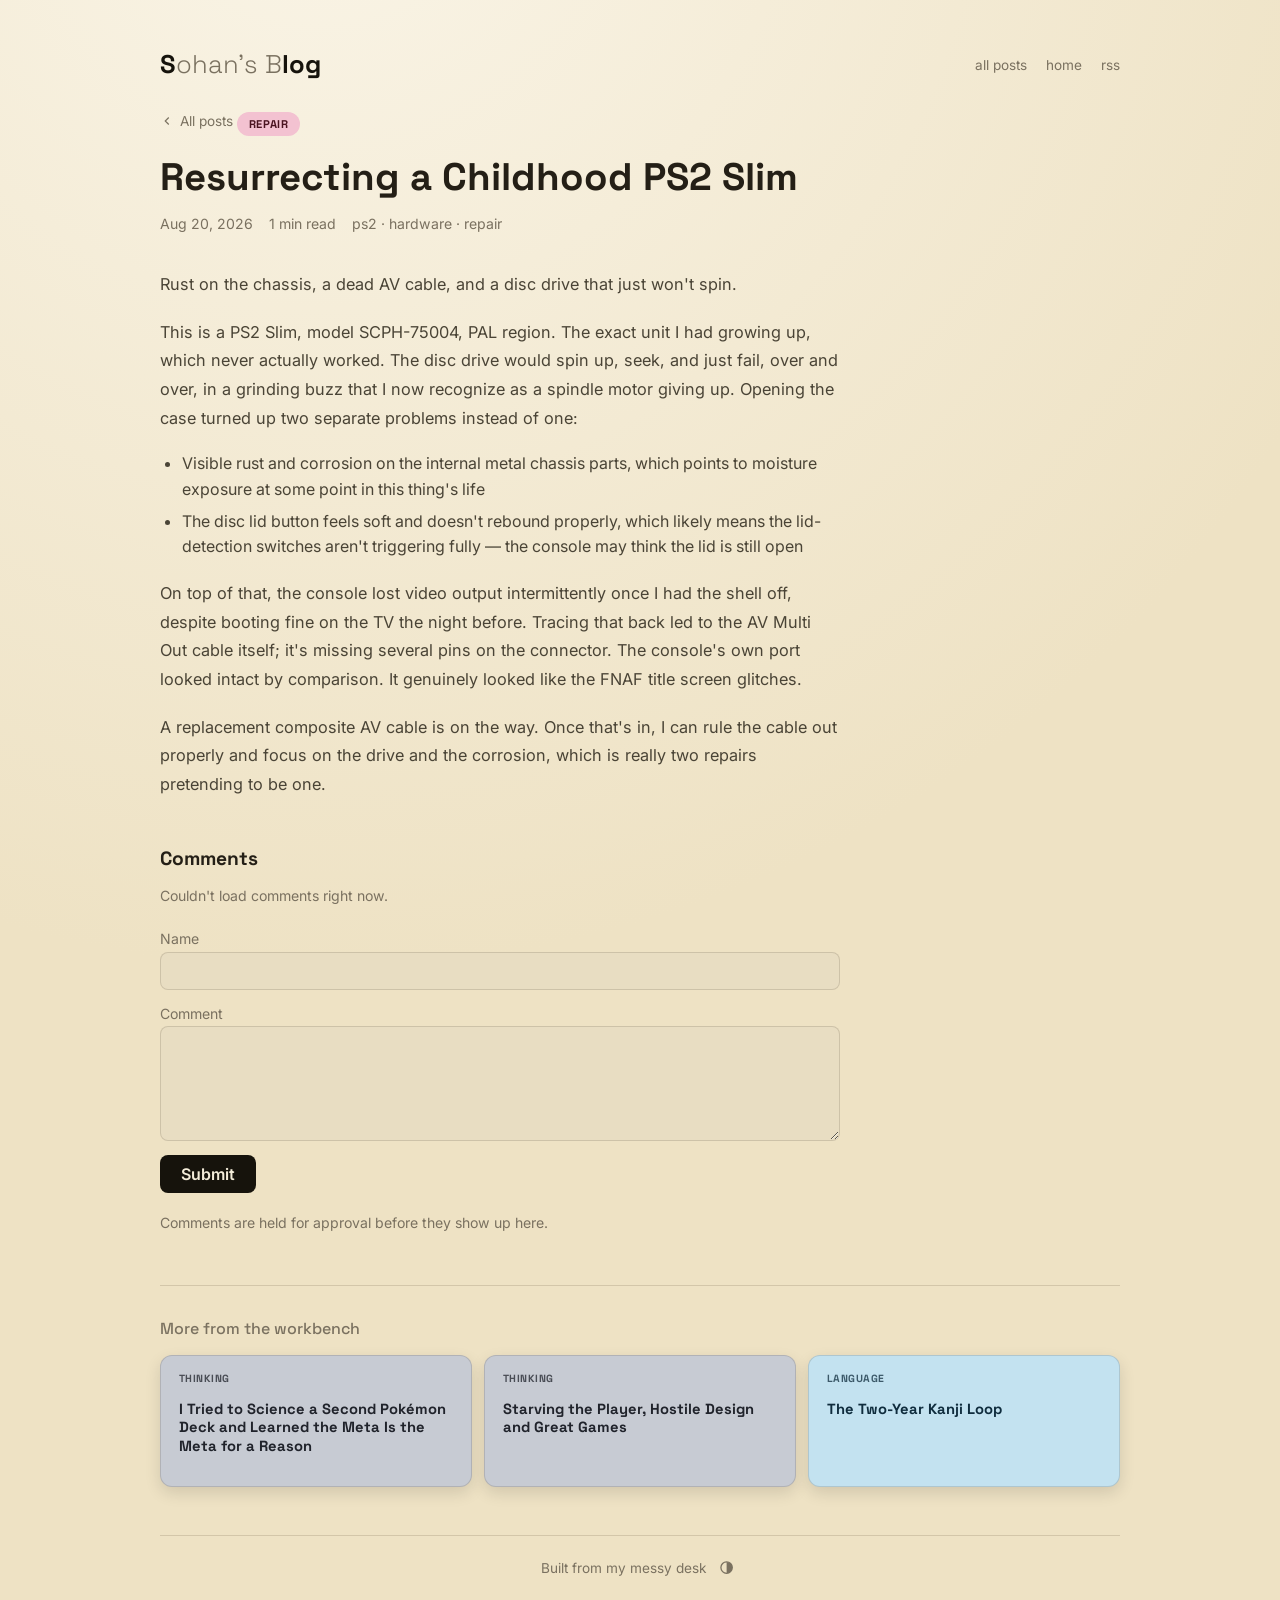
<file: posts/ps2-repair.html>
<!doctype html>
<html lang="en">
<head>
<meta charset="utf-8">
<script>try{var t=localStorage.getItem('theme');if(t==='light'||t==='dark')document.documentElement.dataset.theme=t;}catch(e){}</script>
<meta name="viewport" content="width=device-width, initial-scale=1">
<meta name="color-scheme" content="light dark">
<title>Resurrecting a Childhood PS2 Slim — Slog</title>
<meta name="description" content="Rust on the chassis, a dead AV cable, and a disc drive that just won't spin. This is a PS2 Slim, model SCPH-75004, PAL region. The exact unit I had growing up,…">
<link rel="canonical" href="https://blog.soan.fyi/posts/ps2-repair.html">
<meta property="og:site_name" content="Sohan's Blog">
<meta property="og:type" content="article">
<meta property="og:title" content="Resurrecting a Childhood PS2 Slim — Slog">
<meta property="og:description" content="Rust on the chassis, a dead AV cable, and a disc drive that just won't spin. This is a PS2 Slim, model SCPH-75004, PAL region. The exact unit I had growing up,…">
<meta property="og:url" content="https://blog.soan.fyi/posts/ps2-repair.html">
<meta property="og:locale" content="en_GB">
<meta property="article:published_time" content="2026-08-20">
<meta name="twitter:card" content="summary">
<meta name="twitter:title" content="Resurrecting a Childhood PS2 Slim — Slog">
<meta name="twitter:description" content="Rust on the chassis, a dead AV cable, and a disc drive that just won't spin. This is a PS2 Slim, model SCPH-75004, PAL region. The exact unit I had growing up,…">
<link rel="preconnect" href="https://fonts.googleapis.com">
<link href="https://fonts.googleapis.com/css2?family=Space+Grotesk:wght@300;500;700;800&family=Inter:wght@400;500;600&family=IBM+Plex+Mono:wght@400;500&display=swap" rel="stylesheet">
<link rel="stylesheet" href="../styles.css">
<link rel="alternate" type="application/rss+xml" title="Sohan's Blog" href="../feed.xml">
</head>
<body>
<div class="wrap">
  <header>
    <div class="id">
      <span class="name logo" id="site-logo"><span class="hl">S</span><span class="mid">ohan's B</span><span class="hl">log</span></span>
    </div>
    <nav class="top"><a href="../posts.html">all posts</a><a href="../index.html">home</a><a href="../feed.xml">rss</a></nav>
  </header>
  
  <a class="back" href="../posts.html">
    <svg viewBox="0 0 24 24" fill="none" stroke="currentColor" stroke-width="2"><path d="M15 18l-6-6 6-6"/></svg>
    All posts
  </a>
  <span class="kicker-badge" style="background:var(--cat-repair-bg);color:var(--cat-repair-text)">REPAIR</span>
  <h1>Resurrecting a Childhood PS2 Slim</h1>
  <div class="post-meta">
    <span>Aug 20, 2026</span>
    <span>1 min read</span>
    <span>ps2 &middot; hardware &middot; repair</span>
  </div>
  <article><p>Rust on the chassis, a dead AV cable, and a disc drive that just won&#39;t spin.  </p>
<p>This is a PS2 Slim, model SCPH-75004, PAL region. The exact unit I had growing up, which never actually worked. The disc drive would spin up, seek, and just fail, over and over, in a grinding buzz that I now recognize as a spindle motor giving up. Opening the case turned up two separate problems instead of one:</p>
<ul>
<li>Visible rust and corrosion on the internal metal chassis parts, which points to moisture exposure at some point in this thing&#39;s life</li>
<li>The disc lid button feels soft and doesn&#39;t rebound properly, which likely means the lid-detection switches aren&#39;t triggering fully — the console may think the lid is still open</li>
</ul>
<p>On top of that, the console lost video output intermittently once I had the shell off, despite booting fine on the TV the night before. Tracing that back led to the AV Multi Out cable itself; it&#39;s missing several pins on the connector. The console&#39;s own port looked intact by comparison. It genuinely looked like the FNAF title screen glitches.  </p>
<p>A replacement composite AV cable is on the way. Once that&#39;s in, I can rule the cable out properly and focus on the drive and the corrosion, which is really two repairs pretending to be one.</p>
</article>
  
  <section class="comments" id="comments">
    <h3>Comments</h3>
    <div id="comment-list" aria-live="polite"><p class="c-note">Loading comments…</p></div>
    <form id="comment-form" class="c-form" novalidate>
      <label>Name<input name="name" type="text" maxlength="50" required autocomplete="nickname"></label>
      <label>Comment<textarea name="body" rows="5" maxlength="2000" required></textarea></label>
      <div class="c-hp" aria-hidden="true"><label>Leave this empty<input name="hp" type="text" tabindex="-1" autocomplete="off"></label></div>
      <button type="submit">Submit</button>
      <p class="c-note" id="comment-status" role="status">Comments are held for approval before they show up here.</p>
    </form>
  </section>
  <script>
  (function(){
    var API = "https://blog-comments.slogworker.workers.dev", SLUG = "ps2-repair";
    var list = document.getElementById('comment-list'), form = document.getElementById('comment-form'),
        status = document.getElementById('comment-status');
    function el(tag, cls, text){ var e = document.createElement(tag); if (cls) e.className = cls; if (text != null) e.textContent = text; return e; }
    function render(comments){
      list.textContent = '';
      if (!comments.length){ list.appendChild(el('p', 'c-note', 'No comments yet.')); return; }
      comments.forEach(function(c){
        var box = el('div', 'comment'), head = el('div', 'c-head');
        head.appendChild(el('strong', 'c-name', c.name));
        head.appendChild(el('span', 'c-meta', new Date(c.created_at).toLocaleDateString('en-US', {month:'short', day:'numeric', year:'numeric'}) + ' #' + c.id));
        box.appendChild(head); box.appendChild(el('p', 'c-body', c.body)); list.appendChild(box);
      });
    }
    fetch(API + '/comments?slug=' + encodeURIComponent(SLUG))
      .then(function(r){ if (!r.ok) throw 0; return r.json(); })
      .then(function(d){ render(d.comments || []); })
      .catch(function(){ list.textContent = ''; list.appendChild(el('p', 'c-note', "Couldn't load comments right now.")); });
    form.addEventListener('submit', function(ev){
      ev.preventDefault();
      var f = new FormData(form), btn = form.querySelector('button');
      if (!f.get('name').trim() || !f.get('body').trim()){ status.textContent = 'Name and comment are required.'; return; }
      btn.disabled = true; status.textContent = 'Sending…';
      fetch(API + '/comments', { method: 'POST', headers: {'content-type': 'application/json'},
        body: JSON.stringify({ slug: SLUG, name: f.get('name'), body: f.get('body'), hp: f.get('hp') }) })
        .then(function(r){ return r.json().catch(function(){ return {}; }).then(function(d){ return { ok: r.ok, d: d }; }); })
        .then(function(x){
          if (x.ok){ form.reset(); status.textContent = 'Thanks! Your comment is awaiting approval.'; }
          else { status.textContent = x.d.error || 'Something went wrong, try again.'; }
        })
        .catch(function(){ status.textContent = "Couldn't send that, try again."; })
        .then(function(){ btn.disabled = false; });
    });
  })();
  </script>
  <hr class="div">
  <div class="related">
    <h3>More from the workbench</h3>
    <div class="rel-grid">
      <a class="rel" style="background:var(--cat-thinking-bg);color:var(--cat-thinking-text)" href="pokemon-tcg-second-deck.html">
        <p class="tag">THINKING</p>
        <p class="t">I Tried to Science a Second Pokémon Deck and Learned the Meta Is the Meta for a Reason</p>
      </a>
      <a class="rel" style="background:var(--cat-thinking-bg);color:var(--cat-thinking-text)" href="starving-the-player.html">
        <p class="tag">THINKING</p>
        <p class="t">Starving the Player, Hostile Design and Great Games</p>
      </a>
      <a class="rel" style="background:var(--cat-language-bg);color:var(--cat-language-text)" href="kanji-loop.html">
        <p class="tag">LANGUAGE</p>
        <p class="t">The Two-Year Kanji Loop</p>
      </a>
    </div>
  </div>
  <footer>
    Built from my messy desk
    <button type="button" id="theme-toggle" class="theme-toggle" title="Toggle theme" aria-label="Toggle color theme">
      <svg viewBox="0 0 24 24" fill="none" stroke="currentColor" stroke-width="2">
        <circle cx="12" cy="12" r="9"/>
        <path d="M12 3a9 9 0 0 1 0 18z" fill="currentColor" stroke="none"/>
      </svg>
    </button>
  </footer>
</div>
<script>
(function(){
  var btn = document.getElementById('theme-toggle');
  function effective(){
    return document.documentElement.dataset.theme
      || (matchMedia('(prefers-color-scheme: light)').matches ? 'light' : 'dark');
  }
  function label(){
    btn.setAttribute('aria-label', 'Switch to ' + (effective() === 'light' ? 'dark' : 'light') + ' mode');
  }
  label();
  btn.addEventListener('click', function(){
    var next = effective() === 'light' ? 'dark' : 'light';
    document.documentElement.dataset.theme = next;
    try { localStorage.setItem('theme', next); } catch (e) {}
    label();
  });
})();
</script>
<script>
setTimeout(function(){
  var logo = document.getElementById('site-logo');
  if (logo) logo.classList.add('collapsed');
}, 2000);
</script>
</body>
</html>
</file>
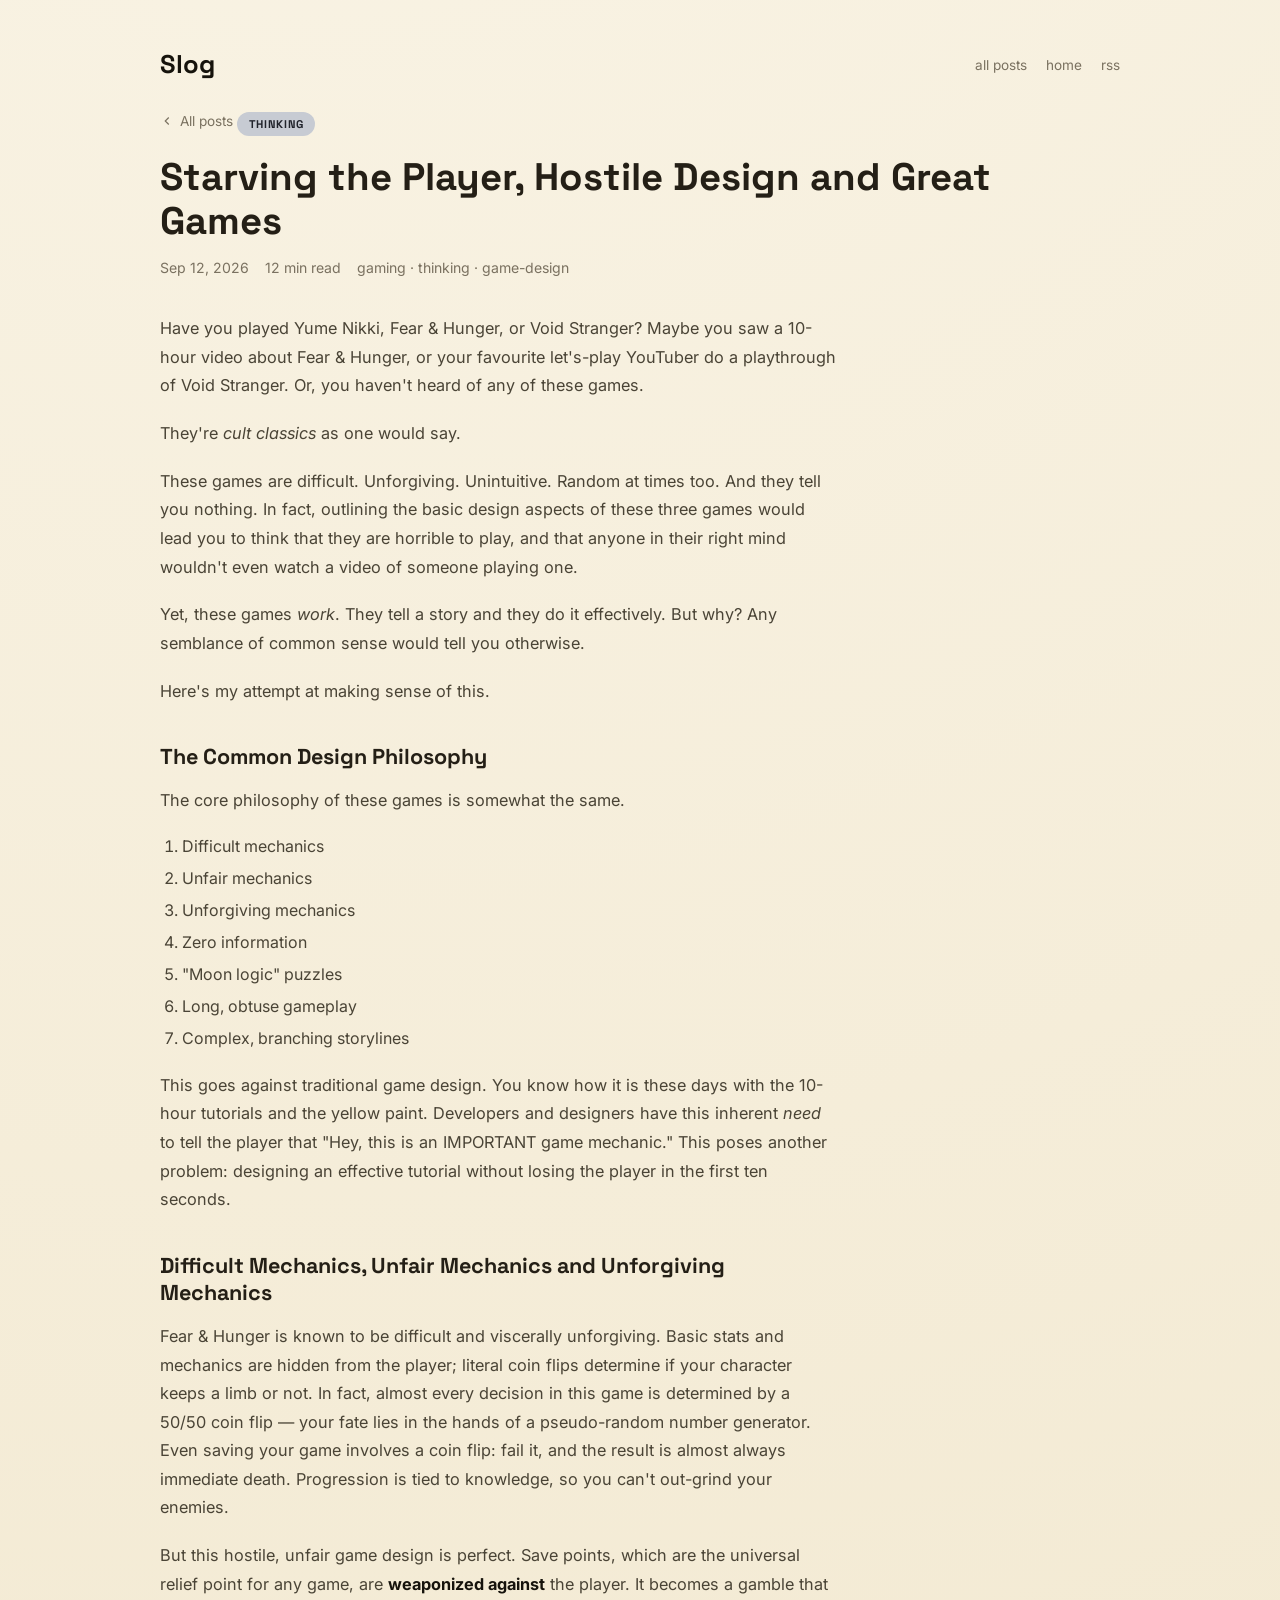
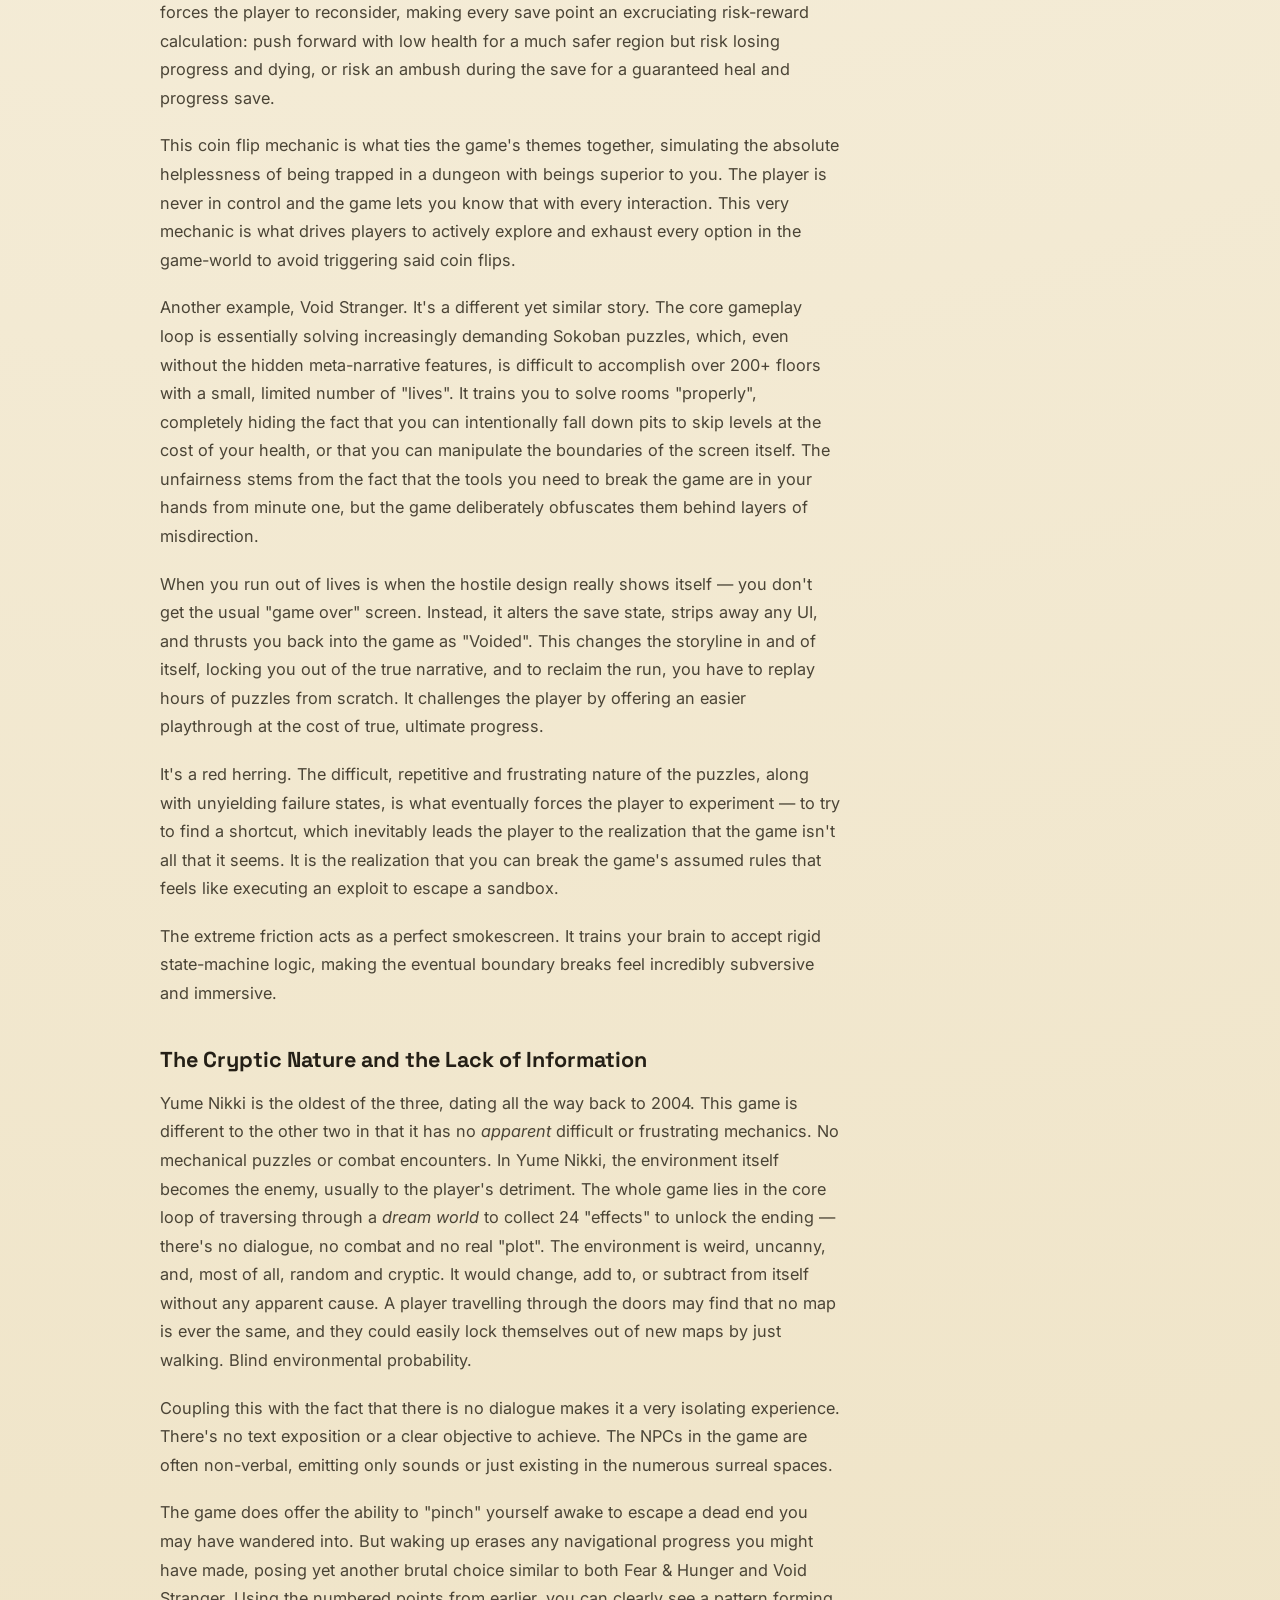
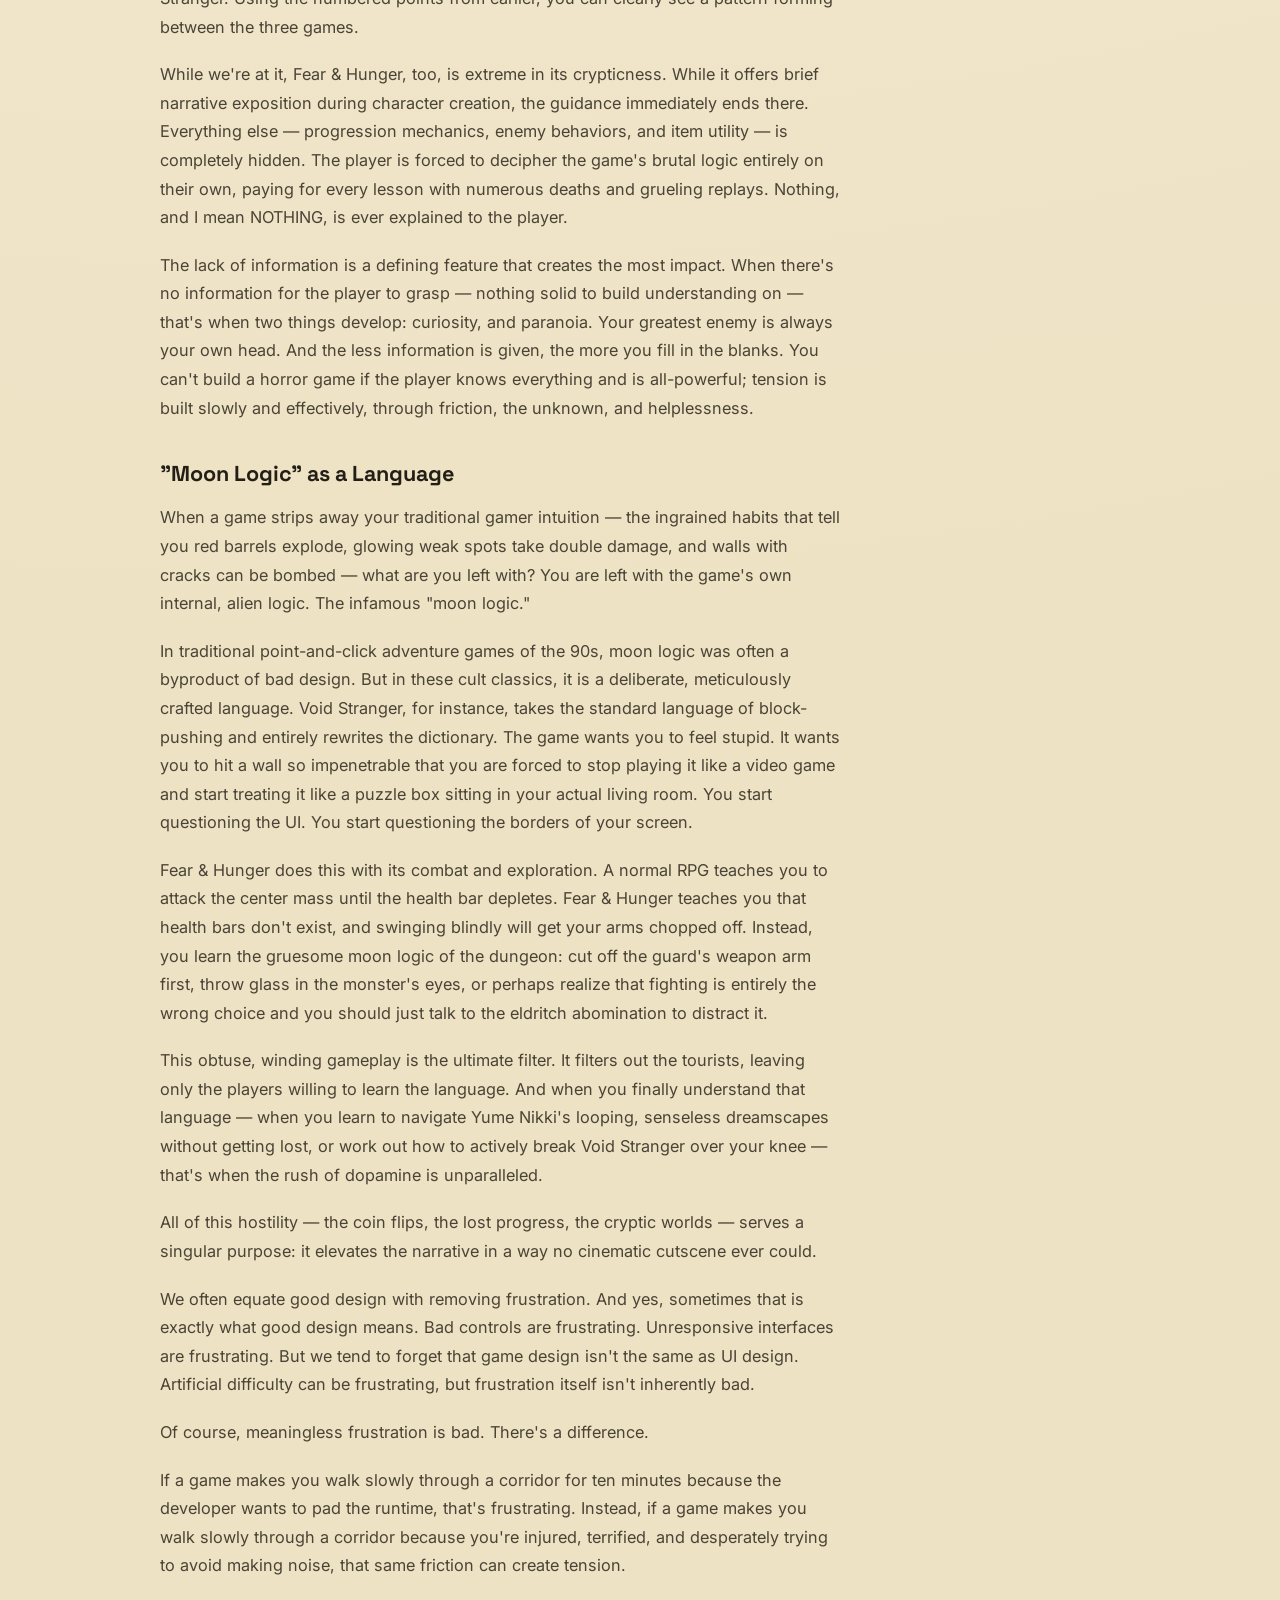
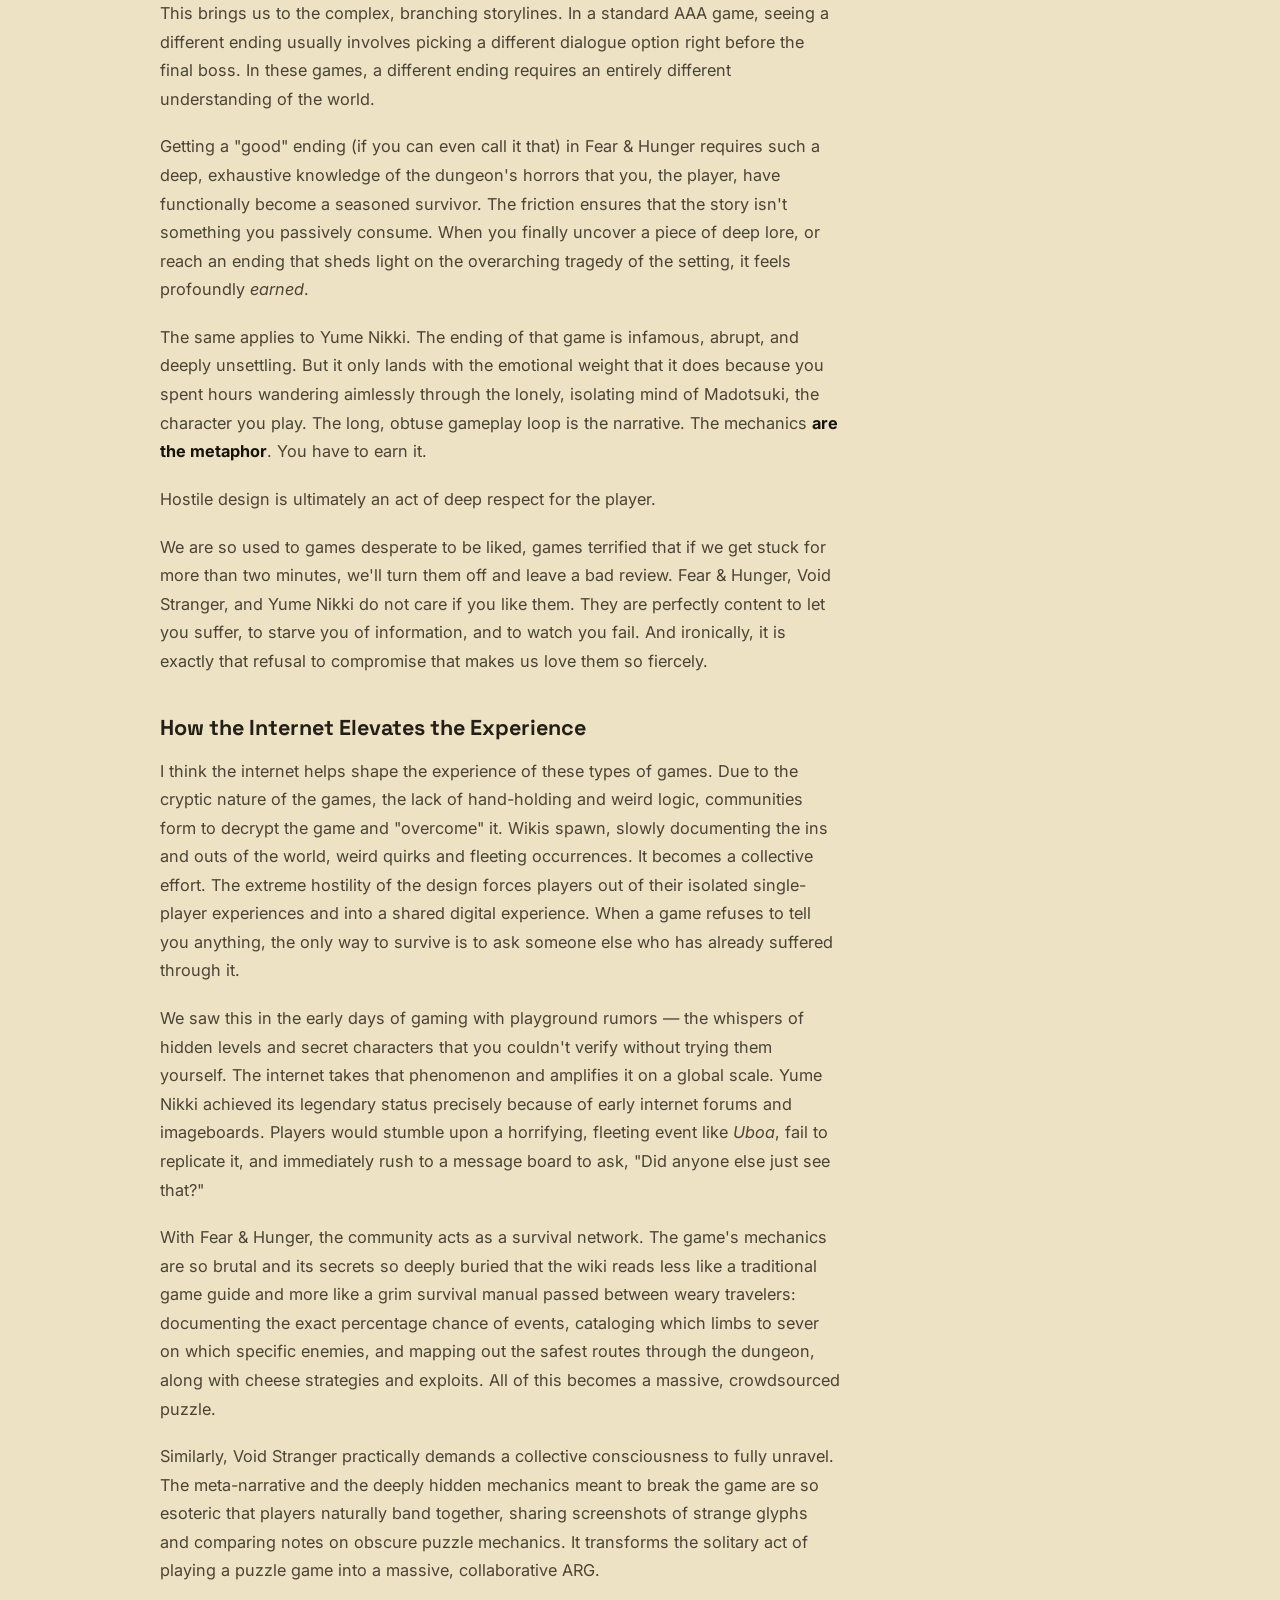
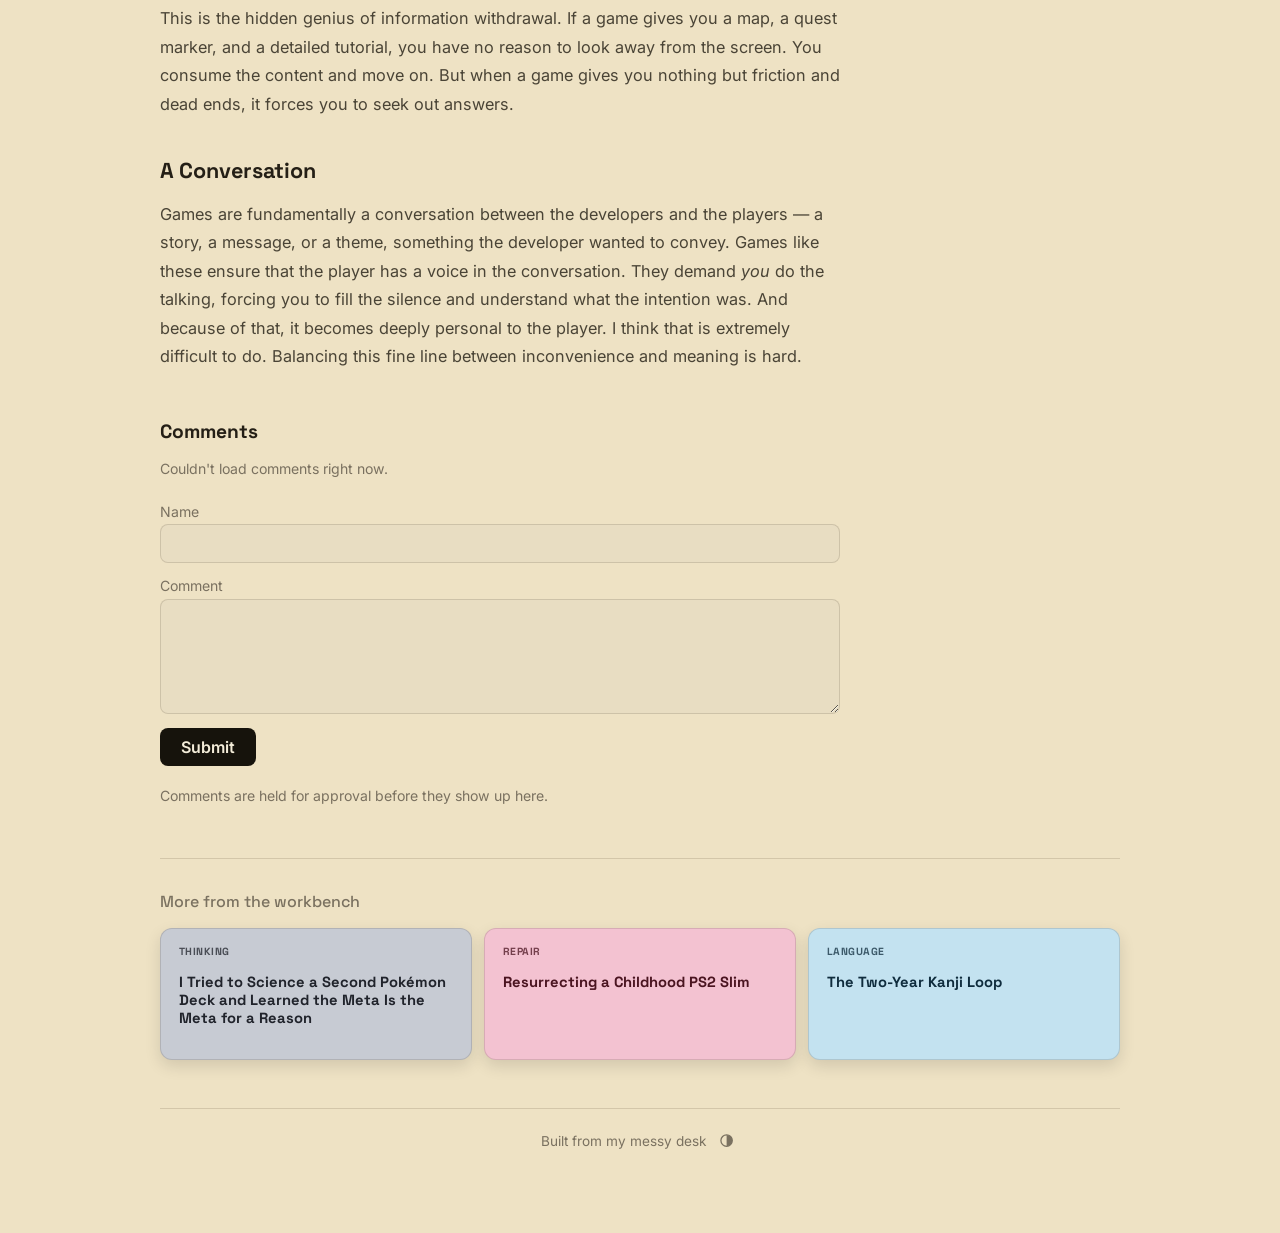
<file: posts/starving-the-player.html>
<!doctype html>
<html lang="en">
<head>
<meta charset="utf-8">
<script>try{var t=localStorage.getItem('theme');if(t==='light'||t==='dark')document.documentElement.dataset.theme=t;}catch(e){}</script>
<meta name="viewport" content="width=device-width, initial-scale=1">
<meta name="color-scheme" content="light dark">
<title>Starving the Player, Hostile Design and Great Games — Slog</title>
<meta name="description" content="Have you played Yume Nikki, Fear &amp; Hunger, or Void Stranger? Maybe you saw a 10-hour video about Fear &amp; Hunger, or your favourite let's-play YouTuber do a…">
<link rel="canonical" href="https://blog.soan.fyi/posts/starving-the-player.html">
<meta property="og:site_name" content="Sohan's Blog">
<meta property="og:type" content="article">
<meta property="og:title" content="Starving the Player, Hostile Design and Great Games — Slog">
<meta property="og:description" content="Have you played Yume Nikki, Fear &amp; Hunger, or Void Stranger? Maybe you saw a 10-hour video about Fear &amp; Hunger, or your favourite let's-play YouTuber do a…">
<meta property="og:url" content="https://blog.soan.fyi/posts/starving-the-player.html">
<meta property="og:locale" content="en_GB">
<meta property="article:published_time" content="2026-09-12">
<meta name="twitter:card" content="summary">
<meta name="twitter:title" content="Starving the Player, Hostile Design and Great Games — Slog">
<meta name="twitter:description" content="Have you played Yume Nikki, Fear &amp; Hunger, or Void Stranger? Maybe you saw a 10-hour video about Fear &amp; Hunger, or your favourite let's-play YouTuber do a…">
<link rel="preconnect" href="https://fonts.googleapis.com">
<link href="https://fonts.googleapis.com/css2?family=Space+Grotesk:wght@300;500;700;800&family=Inter:wght@400;500;600&family=IBM+Plex+Mono:wght@400;500&display=swap" rel="stylesheet">
<link rel="stylesheet" href="../styles.css">
<link rel="alternate" type="application/rss+xml" title="Sohan's Blog" href="../feed.xml">
</head>
<body>
<div class="wrap">
  <header>
    <div class="id">
      <span class="name logo" id="site-logo"><span class="hl">S</span><span class="mid">ohan's B</span><span class="hl">log</span></span>
    </div>
    <nav class="top"><a href="../posts.html">all posts</a><a href="../index.html">home</a><a href="../feed.xml">rss</a></nav>
  </header>
  
  <a class="back" href="../posts.html">
    <svg viewBox="0 0 24 24" fill="none" stroke="currentColor" stroke-width="2"><path d="M15 18l-6-6 6-6"/></svg>
    All posts
  </a>
  <span class="kicker-badge" style="background:var(--cat-thinking-bg);color:var(--cat-thinking-text)">THINKING</span>
  <h1>Starving the Player, Hostile Design and Great Games</h1>
  <div class="post-meta">
    <span>Sep 12, 2026</span>
    <span>12 min read</span>
    <span>gaming &middot; thinking &middot; game-design</span>
  </div>
  <article><p>Have you played Yume Nikki, Fear &amp; Hunger, or Void Stranger? Maybe you saw a 10-hour video about Fear &amp; Hunger, or your favourite let&#39;s-play YouTuber do a playthrough of Void Stranger. Or, you haven&#39;t heard of any of these games.</p>
<p>They&#39;re <em>cult classics</em> as one would say.</p>
<p>These games are difficult. Unforgiving. Unintuitive. Random at times too. And they tell you nothing. In fact, outlining the basic design aspects of these three games would lead you to think that they are horrible to play, and that anyone in their right mind wouldn&#39;t even watch a video of someone playing one.</p>
<p>Yet, these games <em>work</em>. They tell a story and they do it effectively. But why? Any semblance of common sense would tell you otherwise.</p>
<p>Here&#39;s my attempt at making sense of this.</p>
<h2>The Common Design Philosophy</h2>
<p>The core philosophy of these games is somewhat the same.</p>
<ol>
<li>Difficult mechanics</li>
<li>Unfair mechanics</li>
<li>Unforgiving mechanics</li>
<li>Zero information</li>
<li>&quot;Moon logic&quot; puzzles</li>
<li>Long, obtuse gameplay</li>
<li>Complex, branching storylines</li>
</ol>
<p>This goes against traditional game design. You know how it is these days with the 10-hour tutorials and the yellow paint. Developers and designers have this inherent <em>need</em> to tell the player that &quot;Hey, this is an IMPORTANT game mechanic.&quot; This poses another problem: designing an effective tutorial without losing the player in the first ten seconds.</p>
<h2>Difficult Mechanics, Unfair Mechanics and Unforgiving Mechanics</h2>
<p>Fear &amp; Hunger is known to be difficult and viscerally unforgiving. Basic stats and mechanics are hidden from the player; literal coin flips determine if your character keeps a limb or not. In fact, almost every decision in this game is determined by a 50/50 coin flip — your fate lies in the hands of a pseudo-random number generator. Even saving your game involves a coin flip: fail it, and the result is almost always immediate death. Progression is tied to knowledge, so you can&#39;t out-grind your enemies.</p>
<p>But this hostile, unfair game design is perfect. Save points, which are the universal relief point for any game, are <strong>weaponized against</strong> the player. It becomes a gamble that forces the player to reconsider, making every save point an excruciating risk-reward calculation: push forward with low health for a much safer region but risk losing progress and dying, or risk an ambush during the save for a guaranteed heal and progress save.</p>
<p>This coin flip mechanic is what ties the game&#39;s themes together, simulating the absolute helplessness of being trapped in a dungeon with beings superior to you. The player is never in control and the game lets you know that with every interaction. This very mechanic is what drives players to actively explore and exhaust every option in the game-world to avoid triggering said coin flips.</p>
<p>Another example, Void Stranger. It&#39;s a different yet similar story. The core gameplay loop is essentially solving increasingly demanding Sokoban puzzles, which, even without the hidden meta-narrative features, is difficult to accomplish over 200+ floors with a small, limited number of &quot;lives&quot;. It trains you to solve rooms &quot;properly&quot;, completely hiding the fact that you can intentionally fall down pits to skip levels at the cost of your health, or that you can manipulate the boundaries of the screen itself. The unfairness stems from the fact that the tools you need to break the game are in your hands from minute one, but the game deliberately obfuscates them behind layers of misdirection.</p>
<p>When you run out of lives is when the hostile design really shows itself — you don&#39;t get the usual &quot;game over&quot; screen. Instead, it alters the save state, strips away any UI, and thrusts you back into the game as &quot;Voided&quot;. This changes the storyline in and of itself, locking you out of the true narrative, and to reclaim the run, you have to replay hours of puzzles from scratch. It challenges the player by offering an easier playthrough at the cost of true, ultimate progress.</p>
<p>It&#39;s a red herring. The difficult, repetitive and frustrating nature of the puzzles, along with unyielding failure states, is what eventually forces the player to experiment — to try to find a shortcut, which inevitably leads the player to the realization that the game isn&#39;t all that it seems. It is the realization that you can break the game&#39;s assumed rules that feels like executing an exploit to escape a sandbox.</p>
<p>The extreme friction acts as a perfect smokescreen. It trains your brain to accept rigid state-machine logic, making the eventual boundary breaks feel incredibly subversive and immersive.</p>
<h2>The Cryptic Nature and the Lack of Information</h2>
<p>Yume Nikki is the oldest of the three, dating all the way back to 2004. This game is different to the other two in that it has no <em>apparent</em> difficult or frustrating mechanics. No mechanical puzzles or combat encounters. In Yume Nikki, the environment itself becomes the enemy, usually to the player&#39;s detriment. The whole game lies in the core loop of traversing through a <em>dream world</em> to collect 24 &quot;effects&quot; to unlock the ending — there&#39;s no dialogue, no combat and no real &quot;plot&quot;. The environment is weird, uncanny, and, most of all, random and cryptic. It would change, add to, or subtract from itself without any apparent cause. A player travelling through the doors may find that no map is ever the same, and they could easily lock themselves out of new maps by just walking. Blind environmental probability.</p>
<p>Coupling this with the fact that there is no dialogue makes it a very isolating experience. There&#39;s no text exposition or a clear objective to achieve. The NPCs in the game are often non-verbal, emitting only sounds or just existing in the numerous surreal spaces.</p>
<p>The game does offer the ability to &quot;pinch&quot; yourself awake to escape a dead end you may have wandered into. But waking up erases any navigational progress you might have made, posing yet another brutal choice similar to both Fear &amp; Hunger and Void Stranger. Using the numbered points from earlier, you can clearly see a pattern forming between the three games.</p>
<p>While we&#39;re at it, Fear &amp; Hunger, too, is extreme in its crypticness. While it offers brief narrative exposition during character creation, the guidance immediately ends there. Everything else — progression mechanics, enemy behaviors, and item utility — is completely hidden. The player is forced to decipher the game&#39;s brutal logic entirely on their own, paying for every lesson with numerous deaths and grueling replays. Nothing, and I mean NOTHING, is ever explained to the player.</p>
<p>The lack of information is a defining feature that creates the most impact. When there&#39;s no information for the player to grasp — nothing solid to build understanding on — that&#39;s when two things develop: curiosity, and paranoia. Your greatest enemy is always your own head. And the less information is given, the more you fill in the blanks. You can&#39;t build a horror game if the player knows everything and is all-powerful; tension is built slowly and effectively, through friction, the unknown, and helplessness.</p>
<h2>&quot;Moon Logic&quot; as a Language</h2>
<p>When a game strips away your traditional gamer intuition — the ingrained habits that tell you red barrels explode, glowing weak spots take double damage, and walls with cracks can be bombed — what are you left with? You are left with the game&#39;s own internal, alien logic. The infamous &quot;moon logic.&quot;</p>
<p>In traditional point-and-click adventure games of the 90s, moon logic was often a byproduct of bad design. But in these cult classics, it is a deliberate, meticulously crafted language. Void Stranger, for instance, takes the standard language of block-pushing and entirely rewrites the dictionary. The game wants you to feel stupid. It wants you to hit a wall so impenetrable that you are forced to stop playing it like a video game and start treating it like a puzzle box sitting in your actual living room. You start questioning the UI. You start questioning the borders of your screen.</p>
<p>Fear &amp; Hunger does this with its combat and exploration. A normal RPG teaches you to attack the center mass until the health bar depletes. Fear &amp; Hunger teaches you that health bars don&#39;t exist, and swinging blindly will get your arms chopped off. Instead, you learn the gruesome moon logic of the dungeon: cut off the guard&#39;s weapon arm first, throw glass in the monster&#39;s eyes, or perhaps realize that fighting is entirely the wrong choice and you should just talk to the eldritch abomination to distract it.</p>
<p>This obtuse, winding gameplay is the ultimate filter. It filters out the tourists, leaving only the players willing to learn the language. And when you finally understand that language — when you learn to navigate Yume Nikki&#39;s looping, senseless dreamscapes without getting lost, or work out how to actively break Void Stranger over your knee — that&#39;s when the rush of dopamine is unparalleled.</p>
<p>All of this hostility — the coin flips, the lost progress, the cryptic worlds — serves a singular purpose: it elevates the narrative in a way no cinematic cutscene ever could.</p>
<p>We often equate good design with removing frustration. And yes, sometimes that is exactly what good design means. Bad controls are frustrating. Unresponsive interfaces are frustrating. But we tend to forget that game design isn&#39;t the same as UI design. Artificial difficulty can be frustrating, but frustration itself isn&#39;t inherently bad.</p>
<p>Of course, meaningless frustration is bad. There&#39;s a difference.</p>
<p>If a game makes you walk slowly through a corridor for ten minutes because the developer wants to pad the runtime, that&#39;s frustrating. Instead, if a game makes you walk slowly through a corridor because you&#39;re injured, terrified, and desperately trying to avoid making noise, that same friction can create tension.</p>
<p>This brings us to the complex, branching storylines. In a standard AAA game, seeing a different ending usually involves picking a different dialogue option right before the final boss. In these games, a different ending requires an entirely different understanding of the world.</p>
<p>Getting a &quot;good&quot; ending (if you can even call it that) in Fear &amp; Hunger requires such a deep, exhaustive knowledge of the dungeon&#39;s horrors that you, the player, have functionally become a seasoned survivor. The friction ensures that the story isn&#39;t something you passively consume. When you finally uncover a piece of deep lore, or reach an ending that sheds light on the overarching tragedy of the setting, it feels profoundly <em>earned</em>.</p>
<p>The same applies to Yume Nikki. The ending of that game is infamous, abrupt, and deeply unsettling. But it only lands with the emotional weight that it does because you spent hours wandering aimlessly through the lonely, isolating mind of Madotsuki, the character you play. The long, obtuse gameplay loop is the narrative. The mechanics <strong>are the metaphor</strong>. You have to earn it.</p>
<p>Hostile design is ultimately an act of deep respect for the player.</p>
<p>We are so used to games desperate to be liked, games terrified that if we get stuck for more than two minutes, we&#39;ll turn them off and leave a bad review. Fear &amp; Hunger, Void Stranger, and Yume Nikki do not care if you like them. They are perfectly content to let you suffer, to starve you of information, and to watch you fail. And ironically, it is exactly that refusal to compromise that makes us love them so fiercely.</p>
<h2>How the Internet Elevates the Experience</h2>
<p>I think the internet helps shape the experience of these types of games. Due to the cryptic nature of the games, the lack of hand-holding and weird logic, communities form to decrypt the game and &quot;overcome&quot; it. Wikis spawn, slowly documenting the ins and outs of the world, weird quirks and fleeting occurrences. It becomes a collective effort. The extreme hostility of the design forces players out of their isolated single-player experiences and into a shared digital experience. When a game refuses to tell you anything, the only way to survive is to ask someone else who has already suffered through it.</p>
<p>We saw this in the early days of gaming with playground rumors — the whispers of hidden levels and secret characters that you couldn&#39;t verify without trying them yourself. The internet takes that phenomenon and amplifies it on a global scale. Yume Nikki achieved its legendary status precisely because of early internet forums and imageboards. Players would stumble upon a horrifying, fleeting event like <em>Uboa</em>, fail to replicate it, and immediately rush to a message board to ask, &quot;Did anyone else just see that?&quot;</p>
<p>With Fear &amp; Hunger, the community acts as a survival network. The game&#39;s mechanics are so brutal and its secrets so deeply buried that the wiki reads less like a traditional game guide and more like a grim survival manual passed between weary travelers: documenting the exact percentage chance of events, cataloging which limbs to sever on which specific enemies, and mapping out the safest routes through the dungeon, along with cheese strategies and exploits. All of this becomes a massive, crowdsourced puzzle.</p>
<p>Similarly, Void Stranger practically demands a collective consciousness to fully unravel. The meta-narrative and the deeply hidden mechanics meant to break the game are so esoteric that players naturally band together, sharing screenshots of strange glyphs and comparing notes on obscure puzzle mechanics. It transforms the solitary act of playing a puzzle game into a massive, collaborative ARG.</p>
<p>This is the hidden genius of information withdrawal. If a game gives you a map, a quest marker, and a detailed tutorial, you have no reason to look away from the screen. You consume the content and move on. But when a game gives you nothing but friction and dead ends, it forces you to seek out answers.</p>
<h2>A Conversation</h2>
<p>Games are fundamentally a conversation between the developers and the players — a story, a message, or a theme, something the developer wanted to convey. Games like these ensure that the player has a voice in the conversation. They demand <em>you</em> do the talking, forcing you to fill the silence and understand what the intention was. And because of that, it becomes deeply personal to the player. I think that is extremely difficult to do. Balancing this fine line between inconvenience and meaning is hard.</p>
</article>
  
  <section class="comments" id="comments">
    <h3>Comments</h3>
    <div id="comment-list" aria-live="polite"><p class="c-note">Loading comments…</p></div>
    <form id="comment-form" class="c-form" novalidate>
      <label>Name<input name="name" type="text" maxlength="50" required autocomplete="nickname"></label>
      <label>Comment<textarea name="body" rows="5" maxlength="2000" required></textarea></label>
      <div class="c-hp" aria-hidden="true"><label>Leave this empty<input name="hp" type="text" tabindex="-1" autocomplete="off"></label></div>
      <button type="submit">Submit</button>
      <p class="c-note" id="comment-status" role="status">Comments are held for approval before they show up here.</p>
    </form>
  </section>
  <script>
  (function(){
    var API = "https://blog-comments.slogworker.workers.dev", SLUG = "starving-the-player";
    var list = document.getElementById('comment-list'), form = document.getElementById('comment-form'),
        status = document.getElementById('comment-status');
    function el(tag, cls, text){ var e = document.createElement(tag); if (cls) e.className = cls; if (text != null) e.textContent = text; return e; }
    function render(comments){
      list.textContent = '';
      if (!comments.length){ list.appendChild(el('p', 'c-note', 'No comments yet.')); return; }
      comments.forEach(function(c){
        var box = el('div', 'comment'), head = el('div', 'c-head');
        head.appendChild(el('strong', 'c-name', c.name));
        head.appendChild(el('span', 'c-meta', new Date(c.created_at).toLocaleDateString('en-US', {month:'short', day:'numeric', year:'numeric'}) + ' #' + c.id));
        box.appendChild(head); box.appendChild(el('p', 'c-body', c.body)); list.appendChild(box);
      });
    }
    fetch(API + '/comments?slug=' + encodeURIComponent(SLUG))
      .then(function(r){ if (!r.ok) throw 0; return r.json(); })
      .then(function(d){ render(d.comments || []); })
      .catch(function(){ list.textContent = ''; list.appendChild(el('p', 'c-note', "Couldn't load comments right now.")); });
    form.addEventListener('submit', function(ev){
      ev.preventDefault();
      var f = new FormData(form), btn = form.querySelector('button');
      if (!f.get('name').trim() || !f.get('body').trim()){ status.textContent = 'Name and comment are required.'; return; }
      btn.disabled = true; status.textContent = 'Sending…';
      fetch(API + '/comments', { method: 'POST', headers: {'content-type': 'application/json'},
        body: JSON.stringify({ slug: SLUG, name: f.get('name'), body: f.get('body'), hp: f.get('hp') }) })
        .then(function(r){ return r.json().catch(function(){ return {}; }).then(function(d){ return { ok: r.ok, d: d }; }); })
        .then(function(x){
          if (x.ok){ form.reset(); status.textContent = 'Thanks! Your comment is awaiting approval.'; }
          else { status.textContent = x.d.error || 'Something went wrong, try again.'; }
        })
        .catch(function(){ status.textContent = "Couldn't send that, try again."; })
        .then(function(){ btn.disabled = false; });
    });
  })();
  </script>
  <hr class="div">
  <div class="related">
    <h3>More from the workbench</h3>
    <div class="rel-grid">
      <a class="rel" style="background:var(--cat-thinking-bg);color:var(--cat-thinking-text)" href="pokemon-tcg-second-deck.html">
        <p class="tag">THINKING</p>
        <p class="t">I Tried to Science a Second Pokémon Deck and Learned the Meta Is the Meta for a Reason</p>
      </a>
      <a class="rel" style="background:var(--cat-repair-bg);color:var(--cat-repair-text)" href="ps2-repair.html">
        <p class="tag">REPAIR</p>
        <p class="t">Resurrecting a Childhood PS2 Slim</p>
      </a>
      <a class="rel" style="background:var(--cat-language-bg);color:var(--cat-language-text)" href="kanji-loop.html">
        <p class="tag">LANGUAGE</p>
        <p class="t">The Two-Year Kanji Loop</p>
      </a>
    </div>
  </div>
  <footer>
    Built from my messy desk
    <button type="button" id="theme-toggle" class="theme-toggle" title="Toggle theme" aria-label="Toggle color theme">
      <svg viewBox="0 0 24 24" fill="none" stroke="currentColor" stroke-width="2">
        <circle cx="12" cy="12" r="9"/>
        <path d="M12 3a9 9 0 0 1 0 18z" fill="currentColor" stroke="none"/>
      </svg>
    </button>
  </footer>
</div>
<script>
(function(){
  var btn = document.getElementById('theme-toggle');
  function effective(){
    return document.documentElement.dataset.theme
      || (matchMedia('(prefers-color-scheme: light)').matches ? 'light' : 'dark');
  }
  function label(){
    btn.setAttribute('aria-label', 'Switch to ' + (effective() === 'light' ? 'dark' : 'light') + ' mode');
  }
  label();
  btn.addEventListener('click', function(){
    var next = effective() === 'light' ? 'dark' : 'light';
    document.documentElement.dataset.theme = next;
    try { localStorage.setItem('theme', next); } catch (e) {}
    label();
  });
})();
</script>
<script>
setTimeout(function(){
  var logo = document.getElementById('site-logo');
  if (logo) logo.classList.add('collapsed');
}, 2000);
</script>
</body>
</html>
</file>
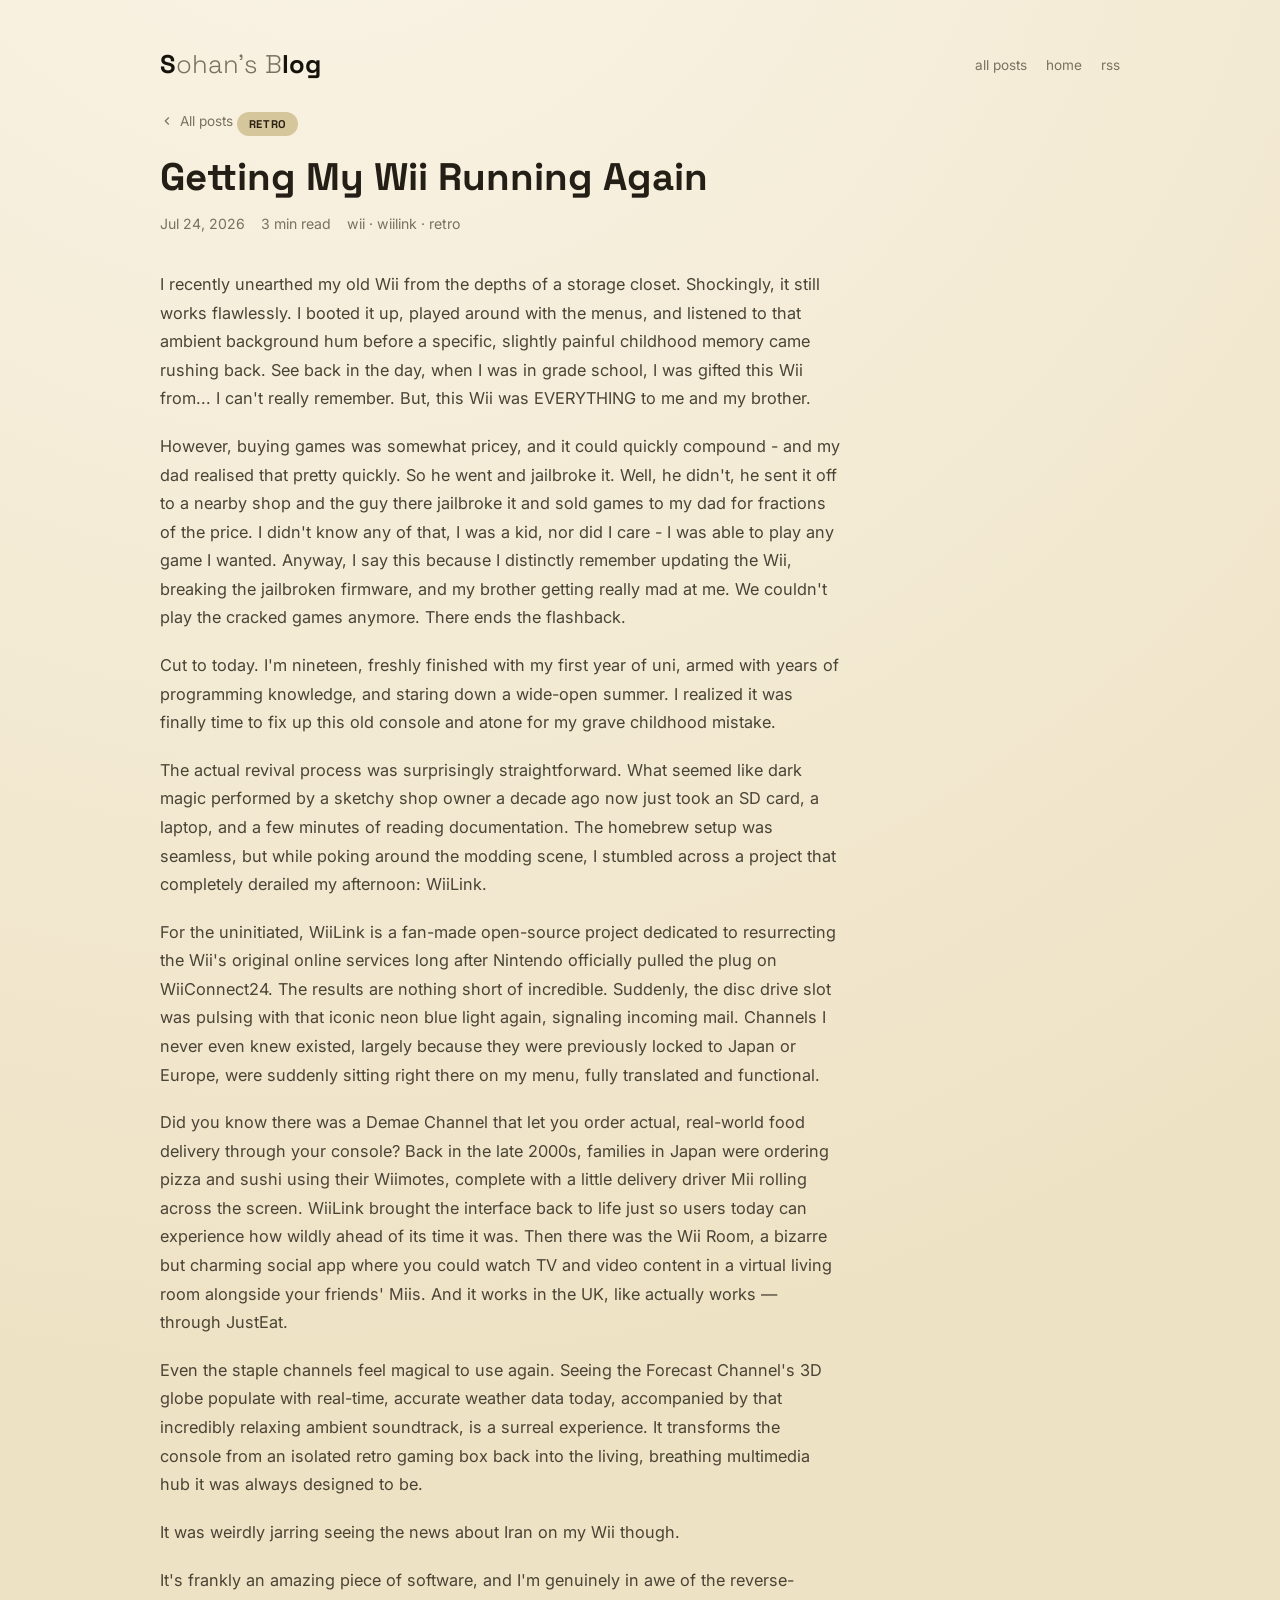
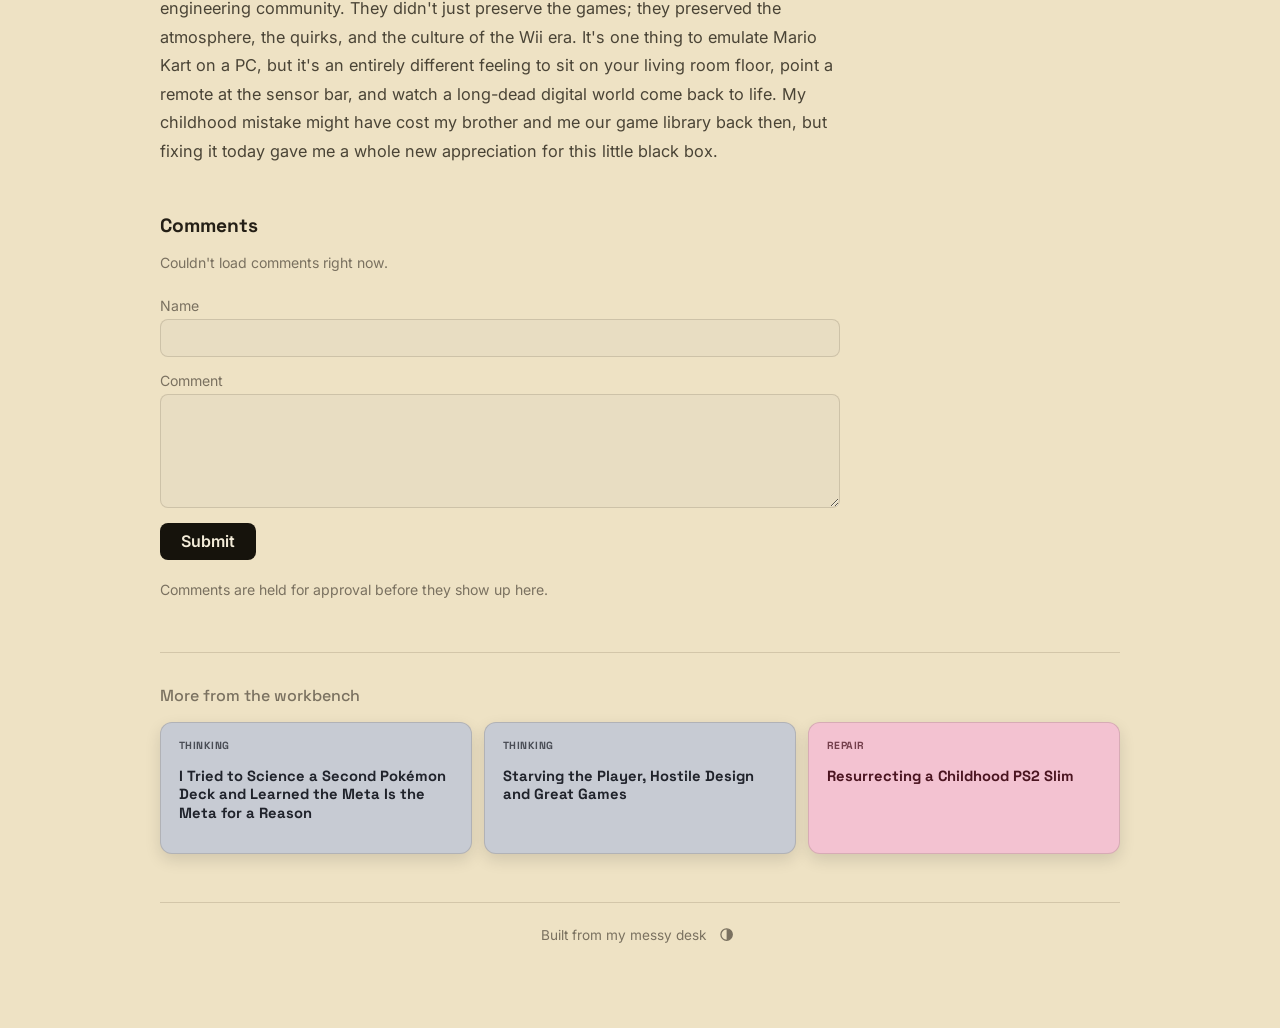
<file: posts/wiilink.html>
<!doctype html>
<html lang="en">
<head>
<meta charset="utf-8">
<script>try{var t=localStorage.getItem('theme');if(t==='light'||t==='dark')document.documentElement.dataset.theme=t;}catch(e){}</script>
<meta name="viewport" content="width=device-width, initial-scale=1">
<meta name="color-scheme" content="light dark">
<title>Getting My Wii Running Again — Slog</title>
<meta name="description" content="I recently unearthed my old Wii from the depths of a storage closet. Shockingly, it still works flawlessly. I booted it up, played around with the menus, and…">
<link rel="canonical" href="https://blog.soan.fyi/posts/wiilink.html">
<meta property="og:site_name" content="Sohan's Blog">
<meta property="og:type" content="article">
<meta property="og:title" content="Getting My Wii Running Again — Slog">
<meta property="og:description" content="I recently unearthed my old Wii from the depths of a storage closet. Shockingly, it still works flawlessly. I booted it up, played around with the menus, and…">
<meta property="og:url" content="https://blog.soan.fyi/posts/wiilink.html">
<meta property="og:locale" content="en_GB">
<meta property="article:published_time" content="2026-07-24">
<meta name="twitter:card" content="summary">
<meta name="twitter:title" content="Getting My Wii Running Again — Slog">
<meta name="twitter:description" content="I recently unearthed my old Wii from the depths of a storage closet. Shockingly, it still works flawlessly. I booted it up, played around with the menus, and…">
<link rel="preconnect" href="https://fonts.googleapis.com">
<link href="https://fonts.googleapis.com/css2?family=Space+Grotesk:wght@300;500;700;800&family=Inter:wght@400;500;600&family=IBM+Plex+Mono:wght@400;500&display=swap" rel="stylesheet">
<link rel="stylesheet" href="../styles.css">
<link rel="alternate" type="application/rss+xml" title="Sohan's Blog" href="../feed.xml">
</head>
<body>
<div class="wrap">
  <header>
    <div class="id">
      <span class="name logo" id="site-logo"><span class="hl">S</span><span class="mid">ohan's B</span><span class="hl">log</span></span>
    </div>
    <nav class="top"><a href="../posts.html">all posts</a><a href="../index.html">home</a><a href="../feed.xml">rss</a></nav>
  </header>
  
  <a class="back" href="../posts.html">
    <svg viewBox="0 0 24 24" fill="none" stroke="currentColor" stroke-width="2"><path d="M15 18l-6-6 6-6"/></svg>
    All posts
  </a>
  <span class="kicker-badge" style="background:var(--cat-retro-bg);color:var(--cat-retro-text)">RETRO</span>
  <h1>Getting My Wii Running Again</h1>
  <div class="post-meta">
    <span>Jul 24, 2026</span>
    <span>3 min read</span>
    <span>wii &middot; wiilink &middot; retro</span>
  </div>
  <article><p>I recently unearthed my old Wii from the depths of a storage closet. Shockingly, it still works flawlessly. I booted it up, played around with the menus, and listened to that ambient background hum before a specific, slightly painful childhood memory came rushing back. See back in the day, when I was in grade school, I was gifted this Wii from... I can&#39;t really remember. But, this Wii was EVERYTHING to me and my brother.    </p>
<p>However, buying games was somewhat pricey, and it could quickly compound - and my dad realised that pretty quickly. So he went and jailbroke it. Well, he didn&#39;t, he sent it off to a nearby shop and the guy there jailbroke it and sold games to my dad for fractions of the price. I didn&#39;t know any of that, I was a kid, nor did I care - I was able to play any game I wanted. Anyway, I say this because I distinctly remember updating the Wii, breaking the jailbroken firmware, and my brother getting really mad at me. We couldn&#39;t play the cracked games anymore. There ends the flashback.  </p>
<p>Cut to today. I&#39;m nineteen, freshly finished with my first year of uni, armed with years of programming knowledge, and staring down a wide-open summer. I realized it was finally time to fix up this old console and atone for my grave childhood mistake.</p>
<p>The actual revival process was surprisingly straightforward. What seemed like dark magic performed by a sketchy shop owner a decade ago now just took an SD card, a laptop, and a few minutes of reading documentation. The homebrew setup was seamless, but while poking around the modding scene, I stumbled across a project that completely derailed my afternoon: WiiLink.</p>
<p>For the uninitiated, WiiLink is a fan-made open-source project dedicated to resurrecting the Wii&#39;s original online services long after Nintendo officially pulled the plug on WiiConnect24. The results are nothing short of incredible. Suddenly, the disc drive slot was pulsing with that iconic neon blue light again, signaling incoming mail. Channels I never even knew existed, largely because they were previously locked to Japan or Europe, were suddenly sitting right there on my menu, fully translated and functional.</p>
<p>Did you know there was a Demae Channel that let you order actual, real-world food delivery through your console? Back in the late 2000s, families in Japan were ordering pizza and sushi using their Wiimotes, complete with a little delivery driver Mii rolling across the screen. WiiLink brought the interface back to life just so users today can experience how wildly ahead of its time it was. Then there was the Wii Room, a bizarre but charming social app where you could watch TV and video content in a virtual living room alongside your friends&#39; Miis. And it works in the UK, like actually works — through JustEat.</p>
<p>Even the staple channels feel magical to use again. Seeing the Forecast Channel&#39;s 3D globe populate with real-time, accurate weather data today, accompanied by that incredibly relaxing ambient soundtrack, is a surreal experience. It transforms the console from an isolated retro gaming box back into the living, breathing multimedia hub it was always designed to be.  </p>
<p>It was weirdly jarring seeing the news about Iran on my Wii though.  </p>
<p>It&#39;s frankly an amazing piece of software, and I&#39;m genuinely in awe of the reverse-engineering community. They didn&#39;t just preserve the games; they preserved the atmosphere, the quirks, and the culture of the Wii era. It&#39;s one thing to emulate Mario Kart on a PC, but it&#39;s an entirely different feeling to sit on your living room floor, point a remote at the sensor bar, and watch a long-dead digital world come back to life. My childhood mistake might have cost my brother and me our game library back then, but fixing it today gave me a whole new appreciation for this little black box.</p>
</article>
  
  <section class="comments" id="comments">
    <h3>Comments</h3>
    <div id="comment-list" aria-live="polite"><p class="c-note">Loading comments…</p></div>
    <form id="comment-form" class="c-form" novalidate>
      <label>Name<input name="name" type="text" maxlength="50" required autocomplete="nickname"></label>
      <label>Comment<textarea name="body" rows="5" maxlength="2000" required></textarea></label>
      <div class="c-hp" aria-hidden="true"><label>Leave this empty<input name="hp" type="text" tabindex="-1" autocomplete="off"></label></div>
      <button type="submit">Submit</button>
      <p class="c-note" id="comment-status" role="status">Comments are held for approval before they show up here.</p>
    </form>
  </section>
  <script>
  (function(){
    var API = "https://blog-comments.slogworker.workers.dev", SLUG = "wiilink";
    var list = document.getElementById('comment-list'), form = document.getElementById('comment-form'),
        status = document.getElementById('comment-status');
    function el(tag, cls, text){ var e = document.createElement(tag); if (cls) e.className = cls; if (text != null) e.textContent = text; return e; }
    function render(comments){
      list.textContent = '';
      if (!comments.length){ list.appendChild(el('p', 'c-note', 'No comments yet.')); return; }
      comments.forEach(function(c){
        var box = el('div', 'comment'), head = el('div', 'c-head');
        head.appendChild(el('strong', 'c-name', c.name));
        head.appendChild(el('span', 'c-meta', new Date(c.created_at).toLocaleDateString('en-US', {month:'short', day:'numeric', year:'numeric'}) + ' #' + c.id));
        box.appendChild(head); box.appendChild(el('p', 'c-body', c.body)); list.appendChild(box);
      });
    }
    fetch(API + '/comments?slug=' + encodeURIComponent(SLUG))
      .then(function(r){ if (!r.ok) throw 0; return r.json(); })
      .then(function(d){ render(d.comments || []); })
      .catch(function(){ list.textContent = ''; list.appendChild(el('p', 'c-note', "Couldn't load comments right now.")); });
    form.addEventListener('submit', function(ev){
      ev.preventDefault();
      var f = new FormData(form), btn = form.querySelector('button');
      if (!f.get('name').trim() || !f.get('body').trim()){ status.textContent = 'Name and comment are required.'; return; }
      btn.disabled = true; status.textContent = 'Sending…';
      fetch(API + '/comments', { method: 'POST', headers: {'content-type': 'application/json'},
        body: JSON.stringify({ slug: SLUG, name: f.get('name'), body: f.get('body'), hp: f.get('hp') }) })
        .then(function(r){ return r.json().catch(function(){ return {}; }).then(function(d){ return { ok: r.ok, d: d }; }); })
        .then(function(x){
          if (x.ok){ form.reset(); status.textContent = 'Thanks! Your comment is awaiting approval.'; }
          else { status.textContent = x.d.error || 'Something went wrong, try again.'; }
        })
        .catch(function(){ status.textContent = "Couldn't send that, try again."; })
        .then(function(){ btn.disabled = false; });
    });
  })();
  </script>
  <hr class="div">
  <div class="related">
    <h3>More from the workbench</h3>
    <div class="rel-grid">
      <a class="rel" style="background:var(--cat-thinking-bg);color:var(--cat-thinking-text)" href="pokemon-tcg-second-deck.html">
        <p class="tag">THINKING</p>
        <p class="t">I Tried to Science a Second Pokémon Deck and Learned the Meta Is the Meta for a Reason</p>
      </a>
      <a class="rel" style="background:var(--cat-thinking-bg);color:var(--cat-thinking-text)" href="starving-the-player.html">
        <p class="tag">THINKING</p>
        <p class="t">Starving the Player, Hostile Design and Great Games</p>
      </a>
      <a class="rel" style="background:var(--cat-repair-bg);color:var(--cat-repair-text)" href="ps2-repair.html">
        <p class="tag">REPAIR</p>
        <p class="t">Resurrecting a Childhood PS2 Slim</p>
      </a>
    </div>
  </div>
  <footer>
    Built from my messy desk
    <button type="button" id="theme-toggle" class="theme-toggle" title="Toggle theme" aria-label="Toggle color theme">
      <svg viewBox="0 0 24 24" fill="none" stroke="currentColor" stroke-width="2">
        <circle cx="12" cy="12" r="9"/>
        <path d="M12 3a9 9 0 0 1 0 18z" fill="currentColor" stroke="none"/>
      </svg>
    </button>
  </footer>
</div>
<script>
(function(){
  var btn = document.getElementById('theme-toggle');
  function effective(){
    return document.documentElement.dataset.theme
      || (matchMedia('(prefers-color-scheme: light)').matches ? 'light' : 'dark');
  }
  function label(){
    btn.setAttribute('aria-label', 'Switch to ' + (effective() === 'light' ? 'dark' : 'light') + ' mode');
  }
  label();
  btn.addEventListener('click', function(){
    var next = effective() === 'light' ? 'dark' : 'light';
    document.documentElement.dataset.theme = next;
    try { localStorage.setItem('theme', next); } catch (e) {}
    label();
  });
})();
</script>
<script>
setTimeout(function(){
  var logo = document.getElementById('site-logo');
  if (logo) logo.classList.add('collapsed');
}, 2000);
</script>
</body>
</html>
</file>
<file: styles.css>
:root, :root[data-theme="dark"]{
  --bg:#0a0b10; --lime:#d7e34a; --pink:#ff5c8a; --sky:#7ec8e3; --cream:#f2f0e8;
  --card:#151821; --border:rgba(255,255,255,.08); --dim:#9aa0ae; --txt:#e8e8e4;
  --body-txt:#c7cad2; --emphasis:#ffffff; --grad-a:#171a22; --grad-b:#0a0b10;
  --shadow-a:.4; --shadow-a-strong:.5;

  /* Category tile colors: identity, not theme — but still CSS variables (not
     hex baked into the HTML) so each one can be tuned separately per theme,
     e.g. `retro` needs a different tile color in light mode or it disappears
     into a cream page background. */
  --cat-hardware-bg:#d7e34a; --cat-hardware-text:#141410;
  --cat-repair-bg:#ff5c8a;   --cat-repair-text:#2b0f18;
  --cat-language-bg:#7ec8e3; --cat-language-text:#0e2233;
  --cat-retro-bg:#f2f0e8;    --cat-retro-text:#141410;
  --cat-default-bg:#9aa0ae;  --cat-default-text:#141410;
  --cat-about-bg:#b39ddb;    --cat-about-text:#1f1533;
  --cat-thinking-bg:#9aa0ae; --cat-thinking-text:#141410;

  /* Home page bio tiles (templates.js `bioTile()`) — each gets its own
     color so the three don't read as one repeated block, distinct from
     every post category above. */
  --cat-studying-bg:#7cd9c0; --cat-studying-text:#0c2b23;
  --cat-me-bg:#ffb08a;       --cat-me-text:#3a1706;
  --cat-site-bg:#f0c14b;     --cat-site-text:#2b1d05;
}
@media (prefers-color-scheme: light){
  :root{
    --bg:#f3ecd9; --card:#e8ddc2; --border:rgba(43,31,10,.14); --dim:#7a7160; --txt:#241f16;
    --body-txt:#4a4436; --emphasis:#16130c; --grad-a:#faf5e8; --grad-b:#eee2c4;
    --shadow-a:.12; --shadow-a-strong:.18;

    /* Dark mode can run these hues near-full saturation because they're
       glowing against near-black. On a light/cream page the same intensity
       next to dark text just looks loud, so light mode is a softened pastel
       pass of the same hues (lower saturation, higher lightness) rather
       than the dark-mode values lightly tweaked. `retro`/`default` are the
       exception — they stay a bit more saturated/mid-tone on purpose, or
       they'd wash out into the (also cream) page background. */
    --cat-hardware-bg:#dde8ad; --cat-hardware-text:#242807;
    --cat-repair-bg:#f3c2d1;   --cat-repair-text:#4a1420;
    --cat-language-bg:#c3e2f0; --cat-language-text:#0f2c3d;
    --cat-retro-bg:#d6c69c;    --cat-retro-text:#2b2013;
    --cat-default-bg:#c7cbd3;  --cat-default-text:#20232b;
    --cat-about-bg:#cbb0e3;    --cat-about-text:#2a1740;
    --cat-thinking-bg:#c7cbd3; --cat-thinking-text:#20232b;
    --cat-studying-bg:#b8e2d5; --cat-studying-text:#0d2b22;
    --cat-me-bg:#f4c9a9;       --cat-me-text:#3a1706;
    --cat-site-bg:#f2dfa0;     --cat-site-text:#33260a;
  }
}
/* Manual override from the theme-toggle button (templates.js), stored in
   localStorage. Attribute selectors here outrank the plain `:root` used by
   the media query above, so this wins over the system preference whichever
   way it goes; no `data-theme` attribute at all means "follow the system". */
:root[data-theme="light"]{
  --bg:#f3ecd9; --card:#e8ddc2; --border:rgba(43,31,10,.14); --dim:#7a7160; --txt:#241f16;
  --body-txt:#4a4436; --emphasis:#16130c; --grad-a:#faf5e8; --grad-b:#eee2c4;
  --shadow-a:.12; --shadow-a-strong:.18;
  --cat-hardware-bg:#dde8ad; --cat-hardware-text:#242807;
  --cat-repair-bg:#f3c2d1;   --cat-repair-text:#4a1420;
  --cat-language-bg:#c3e2f0; --cat-language-text:#0f2c3d;
  --cat-retro-bg:#d6c69c;    --cat-retro-text:#2b2013;
  --cat-default-bg:#c7cbd3;  --cat-default-text:#20232b;
  --cat-about-bg:#cbb0e3;    --cat-about-text:#2a1740;
  --cat-thinking-bg:#c7cbd3; --cat-thinking-text:#20232b;
  --cat-studying-bg:#b8e2d5; --cat-studying-text:#0d2b22;
  --cat-me-bg:#f4c9a9;       --cat-me-text:#3a1706;
  --cat-site-bg:#f2dfa0;     --cat-site-text:#33260a;
}
*{box-sizing:border-box}
/* Flipping the theme changes a lot of variables at once (page background,
   borders, every tile color); without this everything just snaps, which
   reads as a glitch rather than a deliberate toggle. Elements below that
   already declare their own `transition` (`.tile`, `.rel`, `.theme-toggle`)
   need these properties folded into that list instead — a competing
   `transition` declaration replaces this one outright, it doesn't merge. */
*{transition:background-color .35s ease, color .35s ease, border-color .35s ease, box-shadow .35s ease}
html{background:var(--bg)}
body{
  background:radial-gradient(circle at 25% -10%, var(--grad-a), var(--grad-b) 55%);
  margin:0; min-height:100vh; font-family:'Inter',sans-serif; color:var(--txt); padding:3rem 1.6rem 5rem;
  transition:background .35s ease, color .35s ease;
}
.wrap{max-width:960px; margin:0 auto}
header{display:flex; align-items:center; justify-content:space-between; margin-bottom:2rem; flex-wrap:wrap; gap:1rem}
.id{display:flex; align-items:center; gap:.7rem}
.id .name{font-family:'Space Grotesk',sans-serif; font-weight:800; font-size:1.6rem}
/* Home page only: reads as "Sohan's Blog", but the bold letters alone
   spell "Slog" (S...log) — hence the site's actual title everywhere else. */
.id .logo{font-weight:300; color:var(--dim)}
.id .logo .hl{font-weight:800; color:var(--emphasis)}
/* Home page only (`animateLogo` in templates.js adds `.collapsed` after a
   delay): shrinking `.mid`'s max-width to 0 is what visually pulls "S" and
   "log" together into "Slog" — simpler and more robust than animating two
   separate transforms toward each other, and it degrades gracefully to a
   static "Sohan's Blog" on every page that never adds `.collapsed`. */
.id .logo .mid{
  display:inline-block; overflow:hidden; white-space:nowrap; vertical-align:bottom;
  max-width:20ch; opacity:1;
  transition:max-width 1.1s cubic-bezier(.2,.8,.3,1), opacity .9s ease, color .35s ease;
}
.id .logo.collapsed .mid{max-width:0; opacity:0}
nav.top a{color:var(--dim); text-decoration:none; font-size:.85rem; margin-left:1.2rem}
nav.top a:hover{color:var(--emphasis)}

.page-title{font-family:'Space Grotesk',sans-serif; font-size:1.7rem; margin:0 0 1.4rem}

/* Bento grid: size classes + dense auto-flow, so any number of tiles just packs itself */
.grid{
  display:grid; grid-template-columns:repeat(4,1fr); grid-auto-rows:130px; grid-auto-flow:dense; gap:14px;
}
.tile{
  border-radius:16px; padding:1.2rem 1.3rem; overflow:hidden; text-decoration:none; color:inherit;
  display:flex; flex-direction:column; justify-content:flex-end; border:1px solid var(--border);
  box-shadow:0 8px 22px rgb(0 0 0 / var(--shadow-a));
  transition:transform .2s cubic-bezier(.2,.8,.3,1), box-shadow .05s ease, background-color .35s ease, color .35s ease, border-color .35s ease;
}
.tile:hover{transform:translateY(-4px); box-shadow:0 16px 32px rgb(0 0 0 / var(--shadow-a-strong))}
.size-lg{grid-column:span 2; grid-row:span 2}
.size-md{grid-column:span 2; grid-row:span 1}
.size-sm{grid-column:span 1; grid-row:span 1}
.size-wide{grid-column:span 4; grid-row:span 1}
.size-tall{grid-column:span 1; grid-row:span 2}
.tile .kicker{font-family:'Space Grotesk',sans-serif; font-size:.68rem; font-weight:700; letter-spacing:.06em; opacity:.75; margin:0 0 .3rem}
.tile h2{font-family:'Space Grotesk',sans-serif; font-size:1.1rem; margin:0 0 .2rem; line-height:1.18}
.size-lg h2{font-size:1.5rem}
.tile p{margin:0; font-size:.82rem; opacity:.9}
.meta-tile{cursor:default}
.bio h2{font-size:.95rem}

@media (max-width:700px){
  .grid{grid-template-columns:repeat(2,1fr)}
  .size-wide{grid-column:span 2}
}

/* Post page */
.back{display:inline-flex; align-items:center; gap:.4rem; color:var(--dim); text-decoration:none; font-size:.85rem; margin-bottom:1.6rem}
.back:hover{color:var(--emphasis)}
.back svg{width:14px; height:14px}
.kicker-badge{
  display:inline-flex; align-items:center; gap:.4rem; font-family:'Space Grotesk',sans-serif; font-weight:700;
  font-size:.7rem; letter-spacing:.06em; padding:.3rem .7rem; border-radius:20px; margin-bottom:1.1rem;
}
h1{font-family:'Space Grotesk',sans-serif; font-size:clamp(1.8rem,5vw,2.4rem); line-height:1.15; margin:0 0 1rem}
.post-meta{color:var(--dim); font-size:.88rem; margin:0 0 2.4rem; display:flex; gap:1rem; flex-wrap:wrap}
article{max-width:680px}
article h2{font-family:'Space Grotesk',sans-serif; font-size:1.35rem; margin:2.4rem 0 1rem}
article p{line-height:1.75; color:var(--body-txt); margin:0 0 1.2rem; font-size:1.02rem}
article a{color:var(--lime)}
article ul, article ol{padding-left:1.4rem; margin:0 0 1.2rem; color:var(--body-txt)}
article li{margin-bottom:.4rem; line-height:1.6}
article strong{color:var(--emphasis)}
article figure{margin:1.8rem 0}
article img{display:block; max-width:100%; height:auto; border-radius:12px; border:1px solid var(--border)}
article figcaption{color:var(--dim); font-size:.85rem; margin-top:.6rem}
article blockquote{
  border-left:3px solid var(--lime); margin:2rem 0; padding:.3rem 0 .3rem 1.3rem; font-style:italic;
  font-size:1.1rem; color:var(--txt);
}
article pre{
  background:var(--card); border:1px solid var(--border); border-radius:10px; padding:1.1rem 1.2rem;
  overflow-x:auto; margin:1.6rem 0; box-shadow:0 6px 18px rgb(0 0 0 / var(--shadow-a));
}
article code{font-family:'IBM Plex Mono',monospace; font-size:.85rem}
article :not(pre) > code{background:var(--card); padding:.15rem .4rem; border-radius:4px}

hr.div{border:none; border-top:1px solid var(--border); margin:3rem 0 2rem}
.related h3{font-family:'Space Grotesk',sans-serif; font-size:1rem; color:var(--dim); font-weight:500; margin:0 0 1rem}
.rel-grid{display:grid; grid-template-columns:1fr 1fr 1fr; gap:12px}
.rel{
  border-radius:12px; padding:1rem 1.1rem; text-decoration:none; display:block;
  border:1px solid var(--border); box-shadow:0 6px 16px rgb(0 0 0 / var(--shadow-a));
  transition:transform .15s ease, background-color .35s ease, color .35s ease, border-color .35s ease;
}
.rel:hover{transform:translateY(-3px)}
.rel .tag{font-family:'Space Grotesk',sans-serif; font-size:.65rem; font-weight:700; letter-spacing:.05em; opacity:.75; margin:0 0 .35rem}
.rel .t{font-family:'Space Grotesk',sans-serif; font-size:.92rem; font-weight:700; line-height:1.25}

footer{
  margin-top:3rem; padding-top:1.2rem; border-top:1px solid var(--border); color:var(--dim);
  font-size:.85rem; display:flex; align-items:center; justify-content:center; gap:.5rem;
}

@media (max-width:560px){
  .rel-grid{grid-template-columns:1fr}
}

/* Tucked into the footer rather than floating over the page — a quiet
   detail you notice on the way out, not a control competing for attention.
   The contrast-disc icon is still the familiar "toggle theme" convention. */
.theme-toggle{
  display:inline-flex; align-items:center; justify-content:center; width:1.6rem; height:1.6rem;
  padding:0; margin:0; border:none; border-radius:50%; background:none; color:var(--dim); cursor:pointer;
  transition:color .15s ease, background-color .15s ease;
}
.theme-toggle:hover{color:var(--emphasis); background-color:var(--card)}
.theme-toggle svg{width:.95rem; height:.95rem}

/* Comments (templates.js commentsSection). Variables only, so both themes work. */
.comments{max-width:680px; margin:3rem 0 0}
.comments h3{font-family:'Space Grotesk',sans-serif; font-size:1.2rem; margin:0 0 1rem}
.comment{background:var(--card); border:1px solid var(--border); border-radius:12px; padding:1rem 1.2rem; margin:0 0 .9rem}
.c-head{display:flex; align-items:baseline; gap:.7rem; flex-wrap:wrap}
.c-name{font-family:'Space Grotesk',sans-serif; color:var(--emphasis)}
.c-meta{font-family:'IBM Plex Mono',monospace; font-size:.78rem; color:var(--dim)}
.c-body{margin:.5rem 0 0; line-height:1.65; color:var(--body-txt); white-space:pre-wrap; overflow-wrap:anywhere}
.c-note{color:var(--dim); font-size:.88rem; margin:.4rem 0}
.c-form{margin-top:1.6rem; display:grid; gap:.9rem}
.c-form label{display:grid; gap:.3rem; font-size:.88rem; color:var(--dim)}
.c-form input, .c-form textarea{
  font:inherit; font-size:.95rem; color:var(--txt); background:var(--card);
  border:1px solid var(--border); border-radius:8px; padding:.55rem .7rem; width:100%;
}
.c-form input:focus, .c-form textarea:focus{outline:2px solid var(--dim); outline-offset:1px}
.c-form textarea{resize:vertical; min-height:7rem}
.c-form button{
  justify-self:start; font:inherit; font-weight:600; cursor:pointer;
  background:var(--emphasis); color:var(--bg); border:0; border-radius:8px; padding:.55rem 1.3rem;
}
.c-form button:disabled{opacity:.5; cursor:default}
/* Honeypot: off-screen rather than display:none, since some bots skip hidden fields. */
.c-hp{position:absolute; left:-9999px; width:1px; height:1px; overflow:hidden}
</file>
